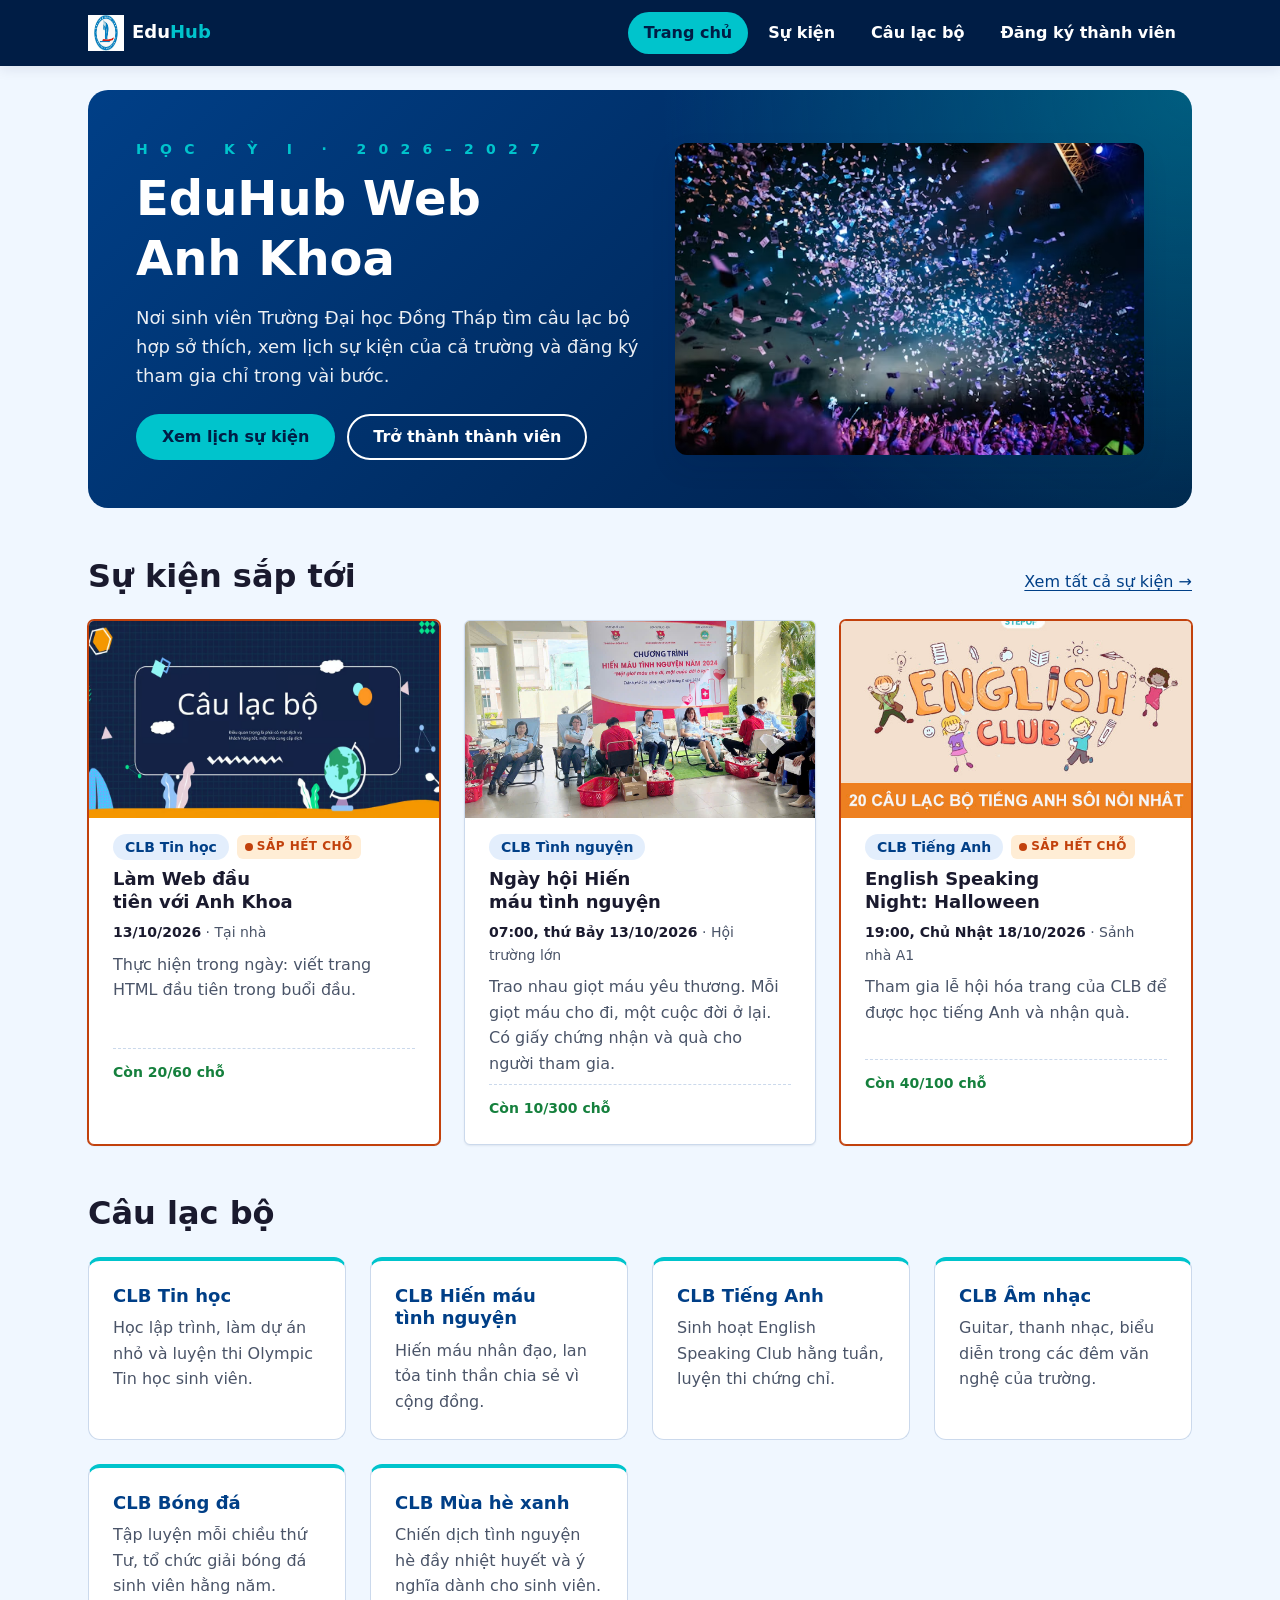
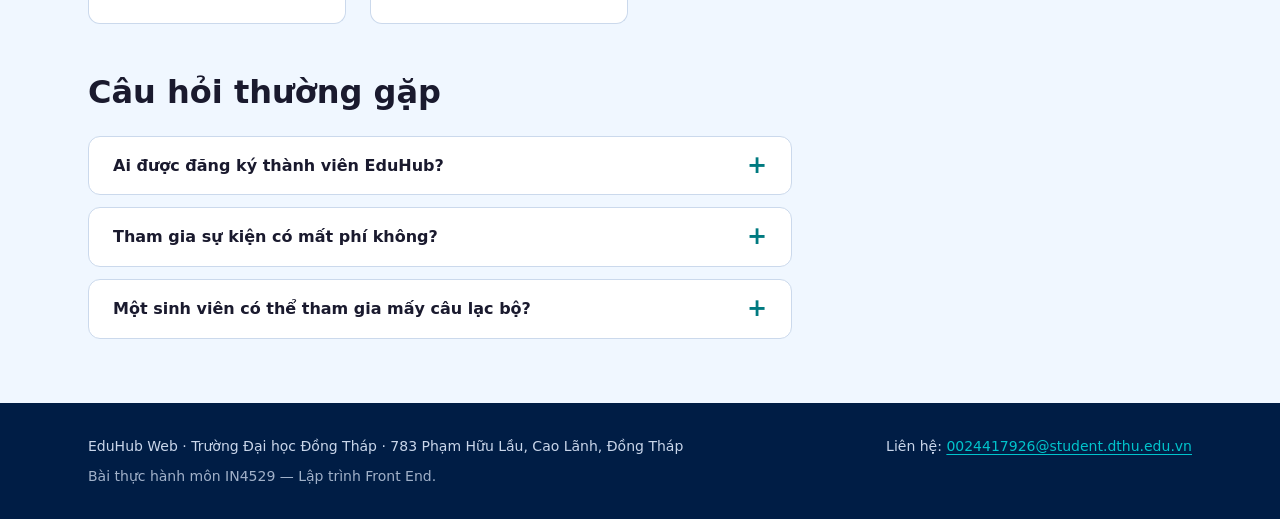
<file: index.html>
<!doctype html>
<html lang="vi">
  <head>
    <meta charset="UTF-8" />
    <meta name="viewport" content="width=device-width, initial-scale=1.0" />
    <title>EduHub Web — Anh Khoa</title>
    <link rel="icon" href="images/logo_Dthu.jpg" />
    <link rel="stylesheet" href="css/main.css" />
  </head>

  <body>
    <a class="skip-link" href="#noi-dung">Bỏ qua và đến nội dung chính</a>
    <header class="site-header">
      <div class="container site-header__inner">
        <a class="brand" href="index.html">
          <img
            class="brand__logo"
            src="images/logo_Dthu.jpg"
            alt="EduHub Logo"
            width="60"
            height="60"
          />
          <span class="brand__name">Edu<span>Hub</span></span>
        </a>

        <nav class="site-nav" aria-label="Điều hướng chính">
          <ul class="site-nav__list">
            <li>
              <a class="site-nav__link" href="index.html" aria-current="page"
                >Trang chủ</a
              >
            </li>
            <li><a class="site-nav__link" href="events.html">Sự kiện</a></li>
            <li><a class="site-nav__link" href="#cau-lac-bo">Câu lạc bộ</a></li>
            <li>
              <a class="site-nav__link" href="register.html"
                >Đăng ký thành viên</a
              >
            </li>
          </ul>
        </nav>
      </div>
    </header>

    <main id="noi-dung">
      <section class="container hero" aria-labelledby="tieu-de-chinh">
        <div>
          <p class="hero__eyebrow">Học kỳ I · 2026–2027</p>
          <h1 id="tieu-de-chinh">EduHub Web Anh Khoa</h1>
          <p class="hero__lead">
            Nơi sinh viên Trường Đại học Đồng Tháp tìm câu lạc bộ hợp sở thích,
            xem lịch sự kiện của cả trường và đăng ký tham gia chỉ trong vài
            bước.
          </p>
          <p class="btn-row">
            <a class="btn btn--accent" href="events.html">Xem lịch sự kiện</a>
            <a class="btn btn--ghost" href="register.html"
              >Trở thành thành viên</a
            >
          </p>
        </div>
        <img
          class="hero__media"
          src="images/su_kien.avif"
          alt="Minh hoạ sự kiện sinh viên"
          width="1200"
          height="500"
        />
      </section>

      <section class="container section" aria-labelledby="su-kien-sap-toi ">
        <div class="section__head">
          <h2 id="su-kien-sap-toi">Sự kiện sắp tới</h2>
          <a href="events.html">Xem tất cả sự kiện → </a>
        </div>
        <div class="card-grid">
          <article class="card event-card">
            <img
              class="card__media"
              src="images/clb_tin_hoc.avif"
              alt="CLB Tin học"
              loading="lazy"
            />
            <div class="card__body">
              <p class="card__meta">
                <span class="tag">CLB Tin học</span>
                <span class="badge badge--hot">Sắp hết chỗ</span>
              </p>
              <h3 class="card__title">
                <a href="event-detail.html">Làm Web đầu tiên với Anh Khoa</a>
              </h3>
              <p class="event-card__info">
                <time datetime="2026-10-13T13:00">13/10/2026</time> · Tại nhà
              </p>
              <p class="card__text">
                Thực hiện trong ngày: viết trang HTML đầu tiên trong buổi đầu.
              </p>
              <p class="event-card__seats">Còn 20/60 chỗ</p>
            </div>
          </article>

          <article class="card event-card">
            <img
              class="card__media"
              src="images/hien_mau.jpg"
              alt="CLB Hiến máu tình nguyện"
              loading="lazy"
            />
            <div class="card__body">
              <p class="card__meta">
                <span class="tag">CLB Tình nguyện</span>
              </p>
              <h3 class="card__title">
                <a href="event-detail.html">Ngày hội Hiến máu tình nguyện</a>
              </h3>
              <p class="event-card__info">
                <time datetime="2026-10-13T07:00"
                  >07:00, thứ Bảy 13/10/2026</time
                >
                · Hội trường lớn
              </p>
              <p class="card__text">
                Trao nhau giọt máu yêu thương. Mỗi giọt máu cho đi, một cuộc đời
                ở lại. Có giấy chứng nhận và quà cho người tham gia.
              </p>
              <p class="event-card__seats">Còn 10/300 chỗ</p>
            </div>
          </article>

          <article class="card event-card">
            <img
              class="card__media"
              src="images/clb_tieng_anh.jpg"
              alt="CLB Tiếng Anh"
              loading="lazy"
            />
            <div class="card__body">
              <p class="card__meta">
                <span class="tag">CLB Tiếng Anh</span>
                <span class="badge badge--hot">Sắp hết chỗ</span>
              </p>
              <h3 class="card__title">
                <a href="event-detail.html"
                  >English Speaking Night: Halloween</a
                >
              </h3>
              <p class="event-card__info">
                <time datetime="2026-10-18T19:00"
                  >19:00, Chủ Nhật 18/10/2026</time
                >
                · Sảnh nhà A1
              </p>
              <p class="card__text">
                Tham gia lễ hội hóa trang của CLB để được học tiếng Anh và nhận
                quà.
              </p>
              <p class="event-card__seats">Còn 40/100 chỗ</p>
            </div>
          </article>
        </div>
      </section>

      <section
        id="cau-lac-bo"
        class="container section"
        aria-labelledby="tieu-de-clb"
      >
        <div class="section__head">
          <h2 id="tieu-de-clb">Câu lạc bộ</h2>
        </div>
        <ul class="card-grid">
          <li class="club-card">
            <h3>CLB Tin học</h3>
            <p>
              Học lập trình, làm dự án nhỏ và luyện thi Olympic Tin học sinh
              viên.
            </p>
          </li>
          <li class="club-card">
            <h3>CLB Hiến máu tình nguyện</h3>
            <p>Hiến máu nhân đạo, lan tỏa tinh thần chia sẻ vì cộng đồng.</p>
          </li>
          <li class="club-card">
            <h3>CLB Tiếng Anh</h3>
            <p>
              Sinh hoạt English Speaking Club hằng tuần, luyện thi chứng chỉ.
            </p>
          </li>
          <li class="club-card">
            <h3>CLB Âm nhạc</h3>
            <p>
              Guitar, thanh nhạc, biểu diễn trong các đêm văn nghệ của trường.
            </p>
          </li>
          <li class="club-card">
            <h3>CLB Bóng đá</h3>
            <p>
              Tập luyện mỗi chiều thứ Tư, tổ chức giải bóng đá sinh viên hằng
              năm.
            </p>
          </li>
          <li class="club-card">
            <h3>CLB Mùa hè xanh</h3>
            <p>
              Chiến dịch tình nguyện hè đầy nhiệt huyết và ý nghĩa dành cho sinh
              viên.
            </p>
          </li>
        </ul>
      </section>

      <section class="container section" aria-labelledby="hoi-dap">
        <div class="section__head">
          <h2 id="hoi-dap">Câu hỏi thường gặp</h2>
        </div>

        <div class="faq">
          <details class="faq__item">
            <summary>Ai được đăng ký thành viên EduHub?</summary>
            <p>
              Tất cả sinh viên đang theo học tại Trường Đại học Đồng Tháp, chỉ
              cần mã số sinh viên và email.
            </p>
          </details>

          <details class="faq__item">
            <summary>Tham gia sự kiện có mất phí không?</summary>
            <p>
              Phần lớn sự kiện đều miễn phí. Sự kiện có tính phí sẽ được thông
              báo rõ ràng trong trang chi tiết.
            </p>
          </details>

          <details class="faq__item">
            <summary>Một sinh viên có thể tham gia mấy câu lạc bộ?</summary>
            <p>
              Không giới hạn số lượng CLB, tuy nhiên bạn nên chọn 1 đến 2 CLB để
              có thể sắp xếp thời gian sinh hoạt đều đặn.
            </p>
          </details>
        </div>
      </section>
    </main>

    <footer class="site-footer">
      <div class="container site-footer__inner">
        <p>
          EduHub Web · Trường Đại học Đồng Tháp · 783 Phạm Hữu Lầu, Cao Lãnh,
          Đồng Tháp
        </p>
        <p>
          Liên hệ:
          <a href="mailto:0024417926@student.dthu.edu.vn"
            >0024417926@student.dthu.edu.vn</a
          >
        </p>
        <p><small>Bài thực hành môn IN4529 — Lập trình Front End.</small></p>
      </div>
    </footer>
  </body>
</html>
</file>
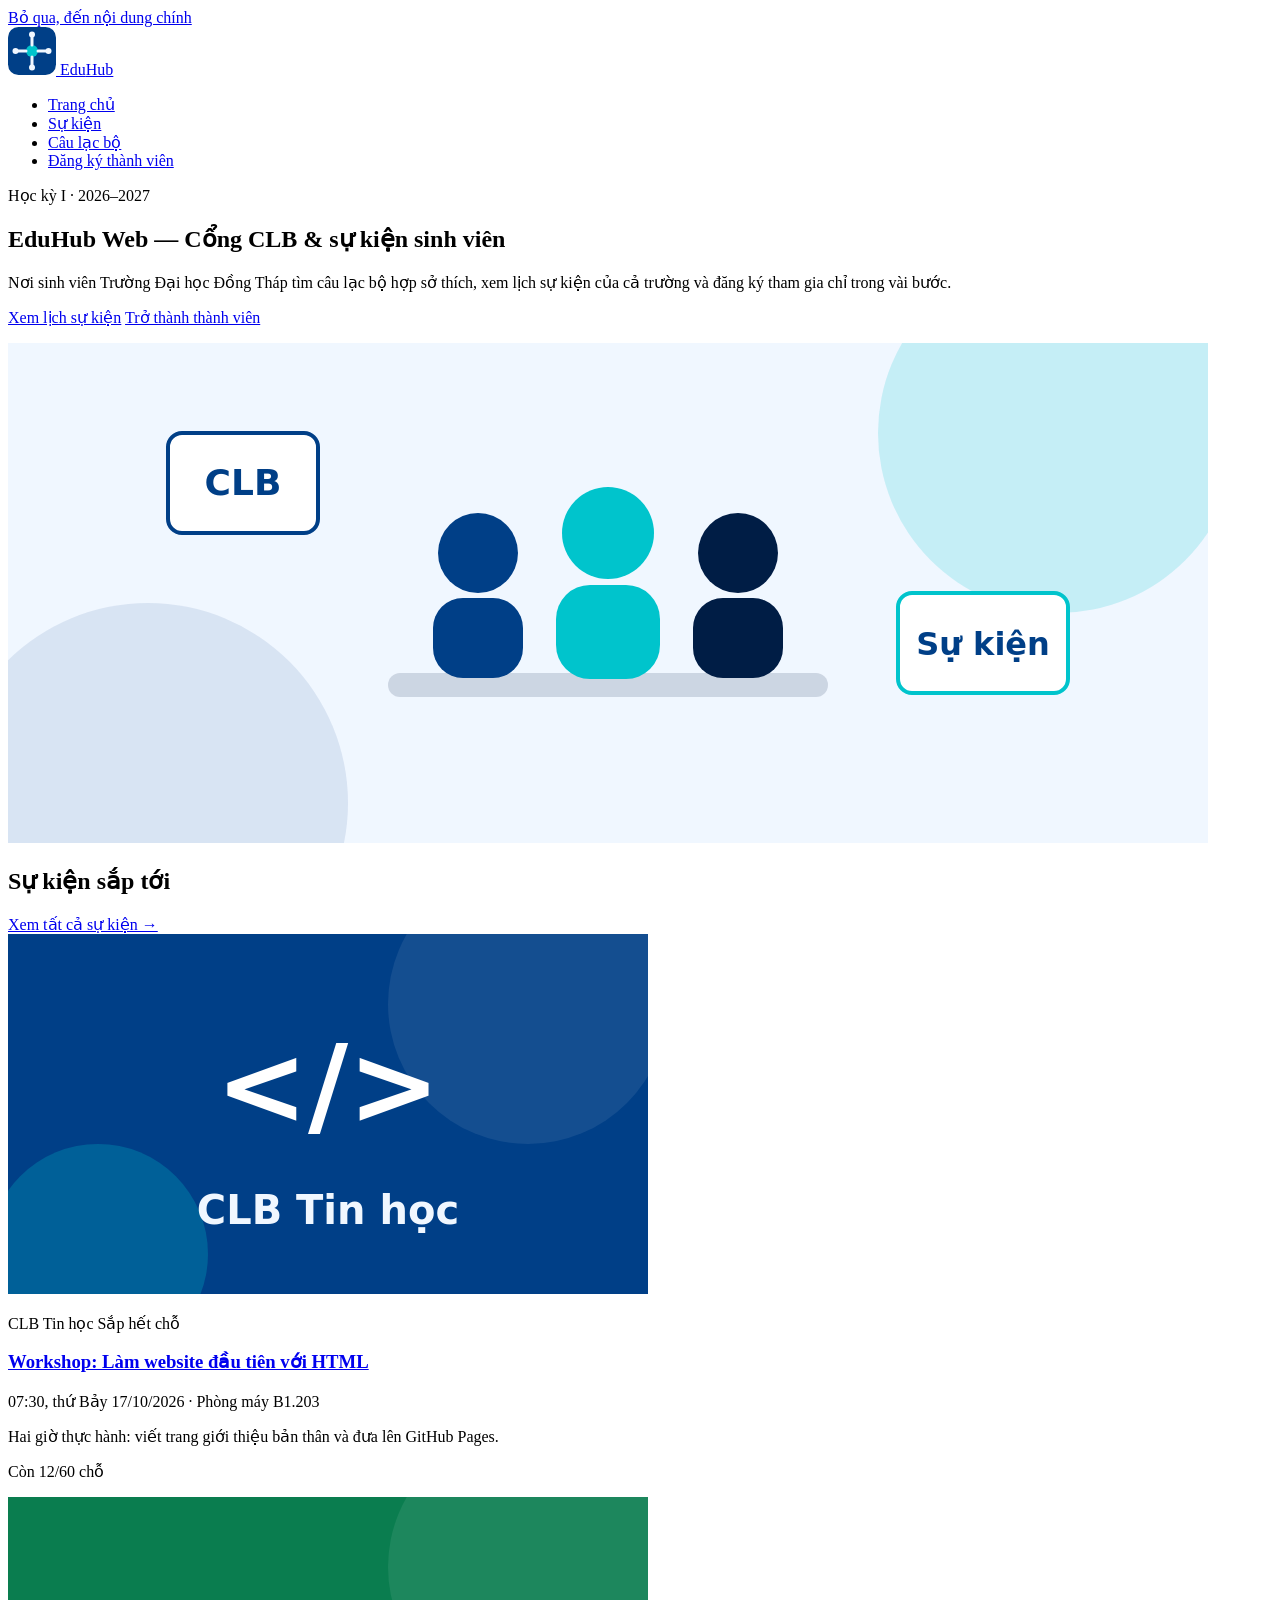
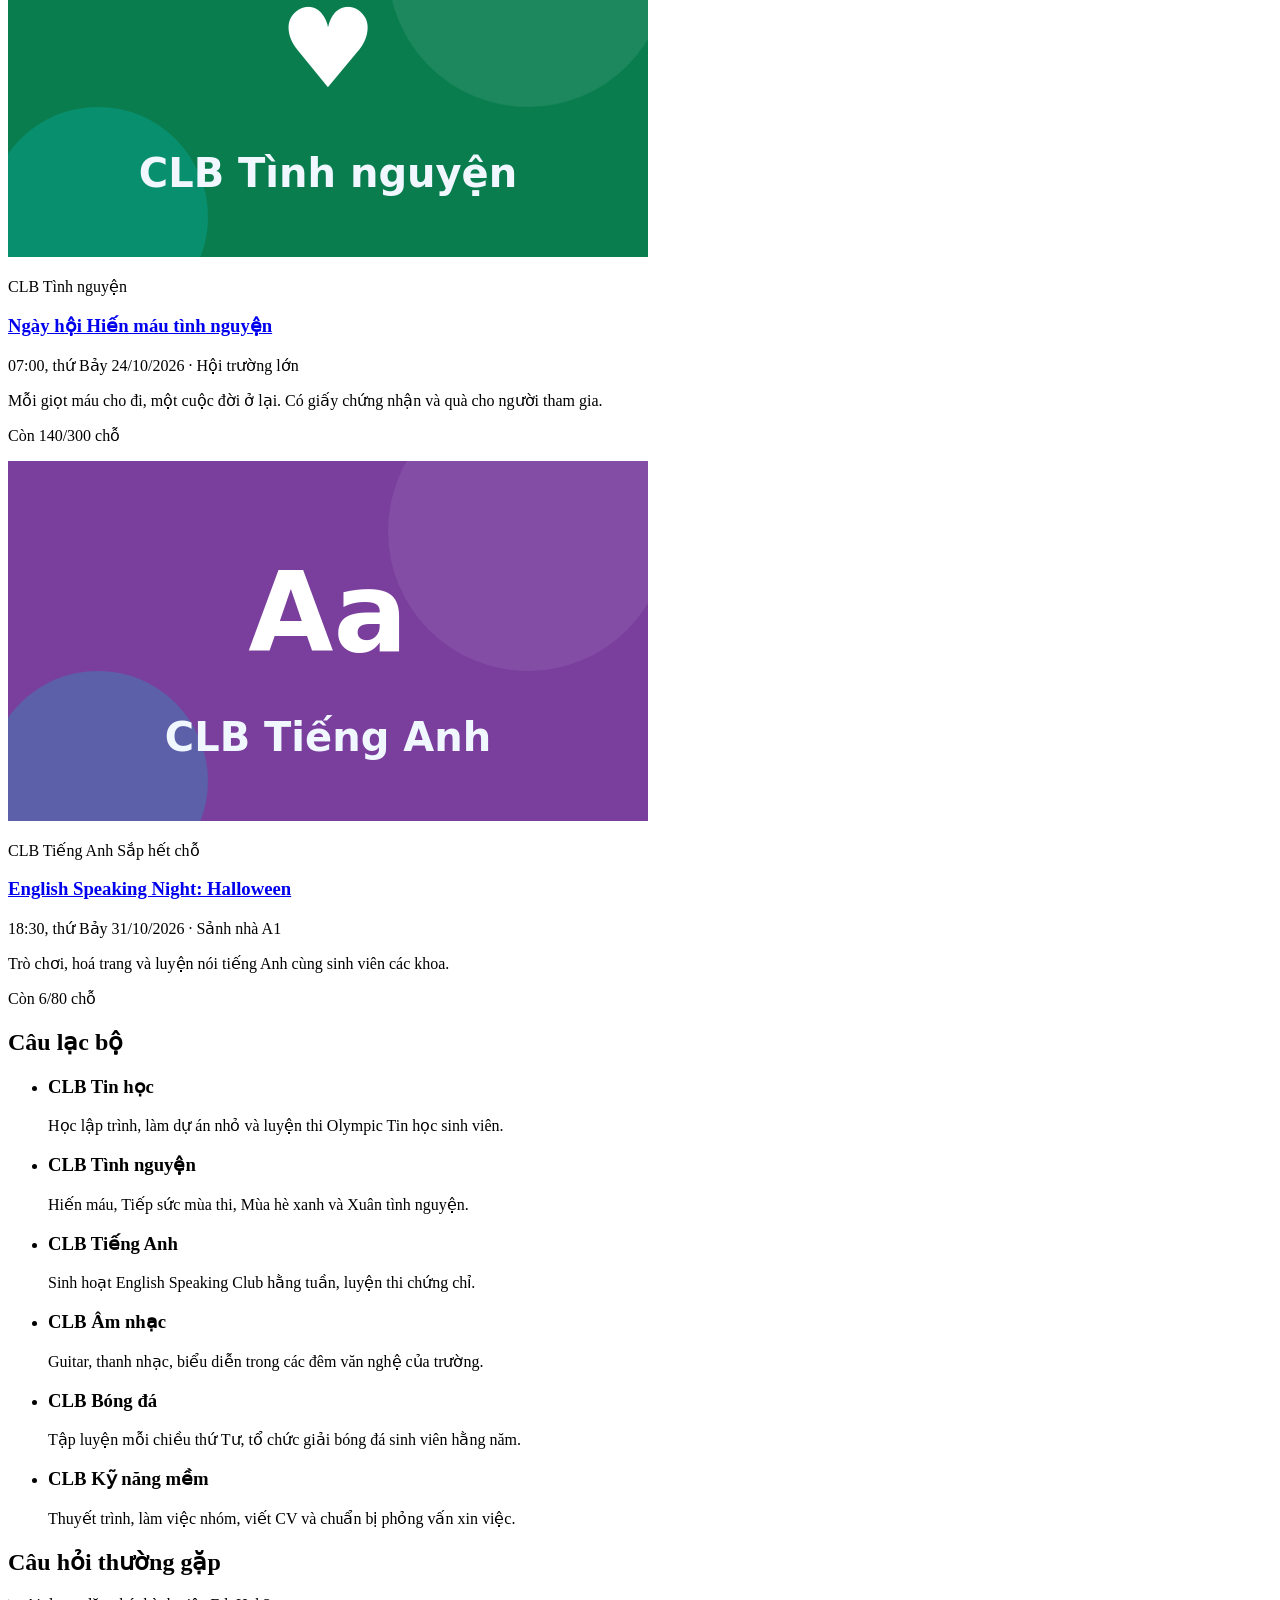
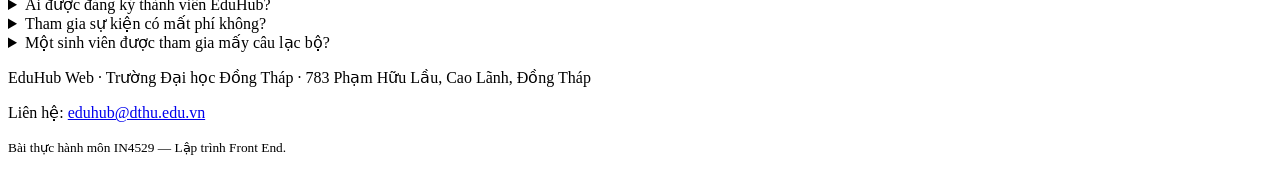
<file: starter/index.html>
<!DOCTYPE html>
<html lang="vi">
  <head>
    <meta charset="utf-8">
    <meta name="viewport" content="width=device-width, initial-scale=1">
    <title>EduHub Web — CLB &amp; sự kiện sinh viên ĐH Đồng Tháp</title>
    <meta name="description" content="Cổng thông tin câu lạc bộ và sự kiện dành cho sinh viên Trường Đại học Đồng Tháp: xem lịch sự kiện, tìm CLB phù hợp và đăng ký thành viên.">
    <!-- Open Graph: thay "ten-tai-khoan" bằng tên tài khoản GitHub sau khi bật GitHub Pages -->
    <meta property="og:type" content="website">
    <meta property="og:site_name" content="EduHub Web">
    <meta property="og:title" content="EduHub Web — CLB &amp; sự kiện sinh viên ĐH Đồng Tháp">
    <meta property="og:description" content="Xem lịch sự kiện, tìm câu lạc bộ phù hợp và đăng ký thành viên.">
    <meta property="og:url" content="https://ten-tai-khoan.github.io/eduhub-web/">
    <meta property="og:image" content="https://ten-tai-khoan.github.io/eduhub-web/assets/og-image.png">
    <meta property="og:locale" content="vi_VN">
    <meta name="theme-color" content="#001D45">
    <link rel="icon" href="assets/logo.svg" type="image/svg+xml">
    <!-- Ch02: một tệp CSS duy nhất, main.css tự @import các lớp còn lại -->
    <link rel="stylesheet" href="css/main.css">
  </head>
  <body>
    <a class="skip-link" href="#noi-dung">Bỏ qua, đến nội dung chính</a>

    <header class="site-header">
      <div class="container site-header__inner">
        <a class="brand" href="index.html">
          <img class="brand__logo" src="assets/logo.svg" alt="" width="48" height="48">
          <span class="brand__name">Edu<span>Hub</span></span>
        </a>
        <nav class="site-nav" aria-label="Điều hướng chính">
          <ul class="site-nav__list">
          <li><a class="site-nav__link" href="index.html" aria-current="page">Trang chủ</a></li>
          <li><a class="site-nav__link" href="events.html">Sự kiện</a></li>
          <li><a class="site-nav__link" href="index.html#cau-lac-bo">Câu lạc bộ</a></li>
          <li><a class="site-nav__link" href="register.html">Đăng ký thành viên</a></li>
          </ul>
        </nav>
      </div>
    </header>

    <main id="noi-dung">
      <section class="container hero" aria-labelledby="tieu-de-chinh">
        <div>
          <p class="hero__eyebrow">Học kỳ I · 2026–2027</p>
          <h1 id="tieu-de-chinh">EduHub Web — Cổng CLB &amp; sự kiện sinh viên</h1>
          <p class="hero__lead">
            Nơi sinh viên Trường Đại học Đồng Tháp tìm câu lạc bộ hợp sở thích,
            xem lịch sự kiện của cả trường và đăng ký tham gia chỉ trong vài bước.
          </p>
          <p class="btn-row">
            <a class="btn btn--accent" href="events.html">Xem lịch sự kiện</a>
            <a class="btn btn--ghost" href="register.html">Trở thành thành viên</a>
          </p>
        </div>
        <img class="hero__media" src="assets/hero.svg" alt="Minh hoạ ba sinh viên đứng cạnh bảng CLB và bảng Sự kiện" width="1200" height="500">
      </section>

      <section class="container section" aria-labelledby="su-kien-sap-toi">
        <div class="section__head">
          <h2 id="su-kien-sap-toi">Sự kiện sắp tới</h2>
          <a href="events.html">Xem tất cả sự kiện →</a>
        </div>
        <div class="card-grid">
        <article class="card event-card">
          <img class="card__media" src="assets/club-tin-hoc.svg" alt="Biểu tượng CLB Tin học" width="640" height="360" loading="lazy">
          <div class="card__body">
            <p class="card__meta"><span class="tag">CLB Tin học</span> <span class="badge badge--hot">Sắp hết chỗ</span></p>
            <h3 class="card__title"><a href="event-detail.html">Workshop: Làm website đầu tiên với HTML</a></h3>
            <p class="event-card__info"><time datetime="2026-10-17T07:30+07:00">07:30, thứ Bảy 17/10/2026</time> · Phòng máy B1.203</p>
            <p class="card__text">Hai giờ thực hành: viết trang giới thiệu bản thân và đưa lên GitHub Pages.</p>
            <p class="event-card__seats">Còn 12/60 chỗ</p>
          </div>
        </article>

        <article class="card event-card">
          <img class="card__media" src="assets/club-tinh-nguyen.svg" alt="Biểu tượng CLB Tình nguyện" width="640" height="360" loading="lazy">
          <div class="card__body">
            <p class="card__meta"><span class="tag">CLB Tình nguyện</span></p>
            <h3 class="card__title"><a href="events.html">Ngày hội Hiến máu tình nguyện</a></h3>
            <p class="event-card__info"><time datetime="2026-10-24T07:00+07:00">07:00, thứ Bảy 24/10/2026</time> · Hội trường lớn</p>
            <p class="card__text">Mỗi giọt máu cho đi, một cuộc đời ở lại. Có giấy chứng nhận và quà cho người tham gia.</p>
            <p class="event-card__seats">Còn 140/300 chỗ</p>
          </div>
        </article>

        <article class="card event-card">
          <img class="card__media" src="assets/club-tieng-anh.svg" alt="Biểu tượng CLB Tiếng Anh" width="640" height="360" loading="lazy">
          <div class="card__body">
            <p class="card__meta"><span class="tag">CLB Tiếng Anh</span> <span class="badge badge--hot">Sắp hết chỗ</span></p>
            <h3 class="card__title"><a href="events.html">English Speaking Night: Halloween</a></h3>
            <p class="event-card__info"><time datetime="2026-10-31T18:30+07:00">18:30, thứ Bảy 31/10/2026</time> · Sảnh nhà A1</p>
            <p class="card__text">Trò chơi, hoá trang và luyện nói tiếng Anh cùng sinh viên các khoa.</p>
            <p class="event-card__seats">Còn 6/80 chỗ</p>
          </div>
        </article>
        </div>
      </section>

      <section id="cau-lac-bo" class="container section" aria-labelledby="tieu-de-clb">
        <div class="section__head">
          <h2 id="tieu-de-clb">Câu lạc bộ</h2>
        </div>
        <ul class="card-grid">
          <li class="club-card">
            <h3>CLB Tin học</h3>
            <p>Học lập trình, làm dự án nhỏ và luyện thi Olympic Tin học sinh viên.</p>
          </li>
          <li class="club-card">
            <h3>CLB Tình nguyện</h3>
            <p>Hiến máu, Tiếp sức mùa thi, Mùa hè xanh và Xuân tình nguyện.</p>
          </li>
          <li class="club-card">
            <h3>CLB Tiếng Anh</h3>
            <p>Sinh hoạt English Speaking Club hằng tuần, luyện thi chứng chỉ.</p>
          </li>
          <li class="club-card">
            <h3>CLB Âm nhạc</h3>
            <p>Guitar, thanh nhạc, biểu diễn trong các đêm văn nghệ của trường.</p>
          </li>
          <li class="club-card">
            <h3>CLB Bóng đá</h3>
            <p>Tập luyện mỗi chiều thứ Tư, tổ chức giải bóng đá sinh viên hằng năm.</p>
          </li>
          <li class="club-card">
            <h3>CLB Kỹ năng mềm</h3>
            <p>Thuyết trình, làm việc nhóm, viết CV và chuẩn bị phỏng vấn xin việc.</p>
          </li>
        </ul>
      </section>

      <section class="container section" aria-labelledby="hoi-dap">
        <div class="section__head">
          <h2 id="hoi-dap">Câu hỏi thường gặp</h2>
        </div>
        <div class="faq">
          <details class="faq__item">
            <summary>Ai được đăng ký thành viên EduHub?</summary>
            <p>Tất cả sinh viên đang học tại Trường Đại học Đồng Tháp, chỉ cần mã số sinh viên và email.</p>
          </details>
          <details class="faq__item">
            <summary>Tham gia sự kiện có mất phí không?</summary>
            <p>Phần lớn sự kiện miễn phí. Sự kiện có phí sẽ ghi rõ ở trang chi tiết.</p>
          </details>
          <details class="faq__item">
            <summary>Một sinh viên được tham gia mấy câu lạc bộ?</summary>
            <p>Không giới hạn, nhưng nên chọn tối đa hai CLB để có thời gian sinh hoạt đều đặn.</p>
          </details>
        </div>
      </section>
    </main>

    <footer class="site-footer">
      <div class="container site-footer__inner">
        <p>EduHub Web · Trường Đại học Đồng Tháp · 783 Phạm Hữu Lầu, Cao Lãnh, Đồng Tháp</p>
        <p>Liên hệ: <a href="mailto:eduhub@dthu.edu.vn">eduhub@dthu.edu.vn</a></p>
        <p><small>Bài thực hành môn IN4529 — Lập trình Front End.</small></p>
      </div>
    </footer>
  </body>
</html>
</file>
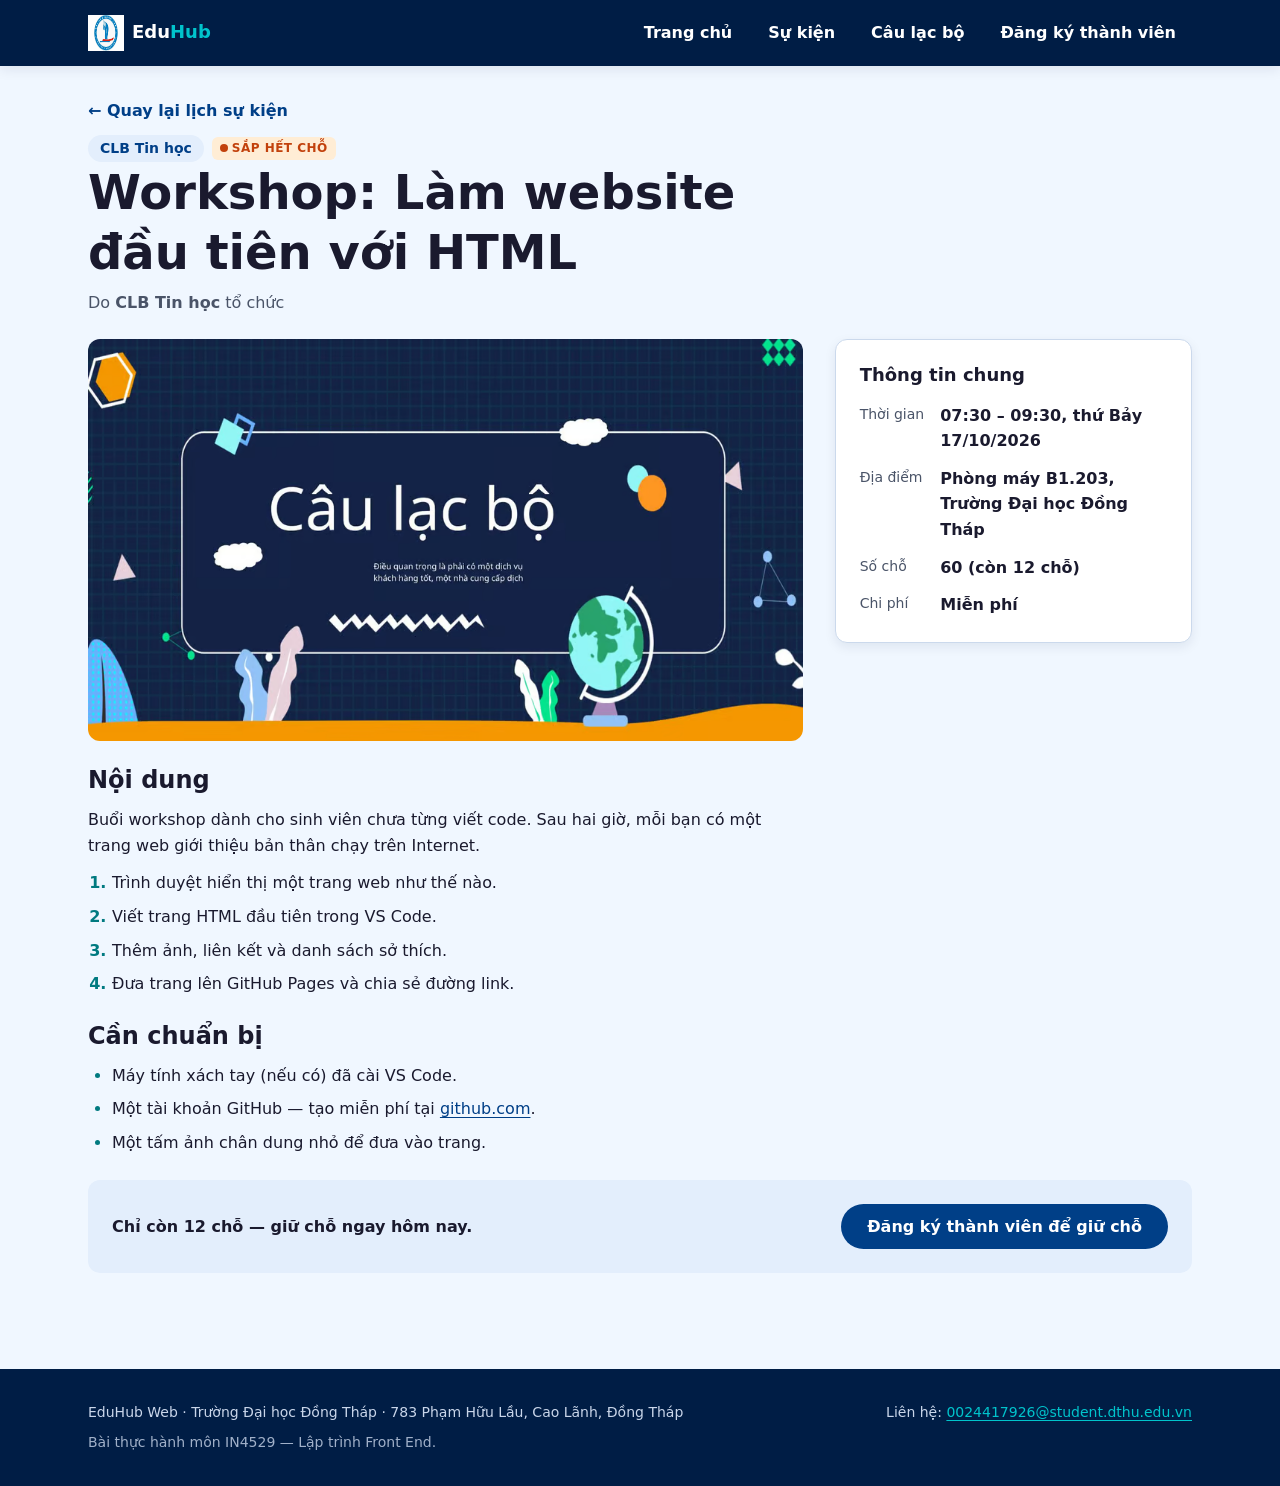
<file: event-detail.html>
<!doctype html>
<html lang="vi">
  <head>
    <meta charset="UTF-8" />
    <meta name="viewport" content="width=device-width, initial-scale=1.0" />
    <title>Workshop: Làm website đầu tiên với HTML · EduHub Web</title>
    <link rel="icon" href="images/logo_Dthu.jpg" />
    <link rel="stylesheet" href="css/main.css" />
  </head>

  <body>
    <a class="skip-link" href="#noi-dung">Bỏ qua, đến nội dung chính</a>

    <header class="site-header">
      <div class="container site-header__inner">
        <a class="brand" href="index.html">
          <img
            class="brand__logo"
            src="images/logo_Dthu.jpg"
            alt="EduHub Logo"
            width="60"
            height="60"
          />
          <span class="brand__name">Edu<span>Hub</span></span>
        </a>

        <nav class="site-nav" aria-label="Điều hướng chính">
          <ul class="site-nav__list">
            <li><a class="site-nav__link" href="index.html">Trang chủ</a></li>
            <li><a class="site-nav__link" href="events.html">Sự kiện</a></li>
            <li>
              <a class="site-nav__link" href="index.html#cau-lac-bo"
                >Câu lạc bộ</a
              >
            </li>
            <li>
              <a class="site-nav__link" href="register.html"
                >Đăng ký thành viên</a
              >
            </li>
          </ul>
        </nav>
      </div>
    </header>

    <main id="noi-dung" class="container page">
      <article class="detail">
        <header class="detail__head">
          <a class="back-link" href="events.html">← Quay lại lịch sự kiện</a>
          <p class="card__meta">
            <span class="tag">CLB Tin học</span>
            <span class="badge badge--hot">Sắp hết chỗ</span>
          </p>
          <h1>Workshop: Làm website đầu tiên với HTML</h1>
          <p class="detail__organizer">
            Do <strong>CLB Tin học</strong> tổ chức
          </p>
        </header>

        <img
          class="detail__media"
          src="images/clb_tin_hoc.avif"
          alt="Biểu tượng CLB Tin học"
          width="640"
          height="360"
        />

        <section class="detail__info info-card" aria-labelledby="thong-tin">
          <h2 id="thong-tin">Thông tin chung</h2>
          <dl>
            <dt>Thời gian</dt>
            <dd>
              <time datetime="2026-10-17T07:30+07:00"
                >07:30 – 09:30, thứ Bảy 17/10/2026</time
              >
            </dd>
            <dt>Địa điểm</dt>
            <dd>Phòng máy B1.203, Trường Đại học Đồng Tháp</dd>
            <dt>Số chỗ</dt>
            <dd>60 (còn 12 chỗ)</dd>
            <dt>Chi phí</dt>
            <dd>Miễn phí</dd>
          </dl>
        </section>

        <section
          class="detail__content prose"
          aria-labelledby="noi-dung-workshop"
        >
          <h2 id="noi-dung-workshop">Nội dung</h2>
          <p>
            Buổi workshop dành cho sinh viên chưa từng viết code. Sau hai giờ,
            mỗi bạn có một trang web giới thiệu bản thân chạy trên Internet.
          </p>
          <ol>
            <li>Trình duyệt hiển thị một trang web như thế nào.</li>
            <li>Viết trang HTML đầu tiên trong VS Code.</li>
            <li>Thêm ảnh, liên kết và danh sách sở thích.</li>
            <li>Đưa trang lên GitHub Pages và chia sẻ đường link.</li>
          </ol>
        </section>

        <section class="detail__prep prose" aria-labelledby="chuan-bi">
          <h2 id="chuan-bi">Cần chuẩn bị</h2>
          <ul>
            <li>Máy tính xách tay (nếu có) đã cài VS Code.</li>
            <li>
              Một tài khoản GitHub — tạo miễn phí tại
              <a href="https://github.com/signup" target="_blank" rel="noopener"
                >github.com</a
              >.
            </li>
            <li>Một tấm ảnh chân dung nhỏ để đưa vào trang.</li>
          </ul>
        </section>

        <footer class="detail__foot cta">
          <p>Chỉ còn 12 chỗ — giữ chỗ ngay hôm nay.</p>
          <a class="btn btn--primary" href="register.html"
            >Đăng ký thành viên để giữ chỗ</a
          >
        </footer>
      </article>
    </main>

    <footer class="site-footer">
      <div class="container site-footer__inner">
        <p>
          EduHub Web · Trường Đại học Đồng Tháp · 783 Phạm Hữu Lầu, Cao Lãnh,
          Đồng Tháp
        </p>
        <p>
          Liên hệ:
          <a href="mailto:0024417926@student.dthu.edu.vn"
            >0024417926@student.dthu.edu.vn</a
          >
        </p>
        <p><small>Bài thực hành môn IN4529 — Lập trình Front End.</small></p>
      </div>
    </footer>
  </body>
</html>
</file>
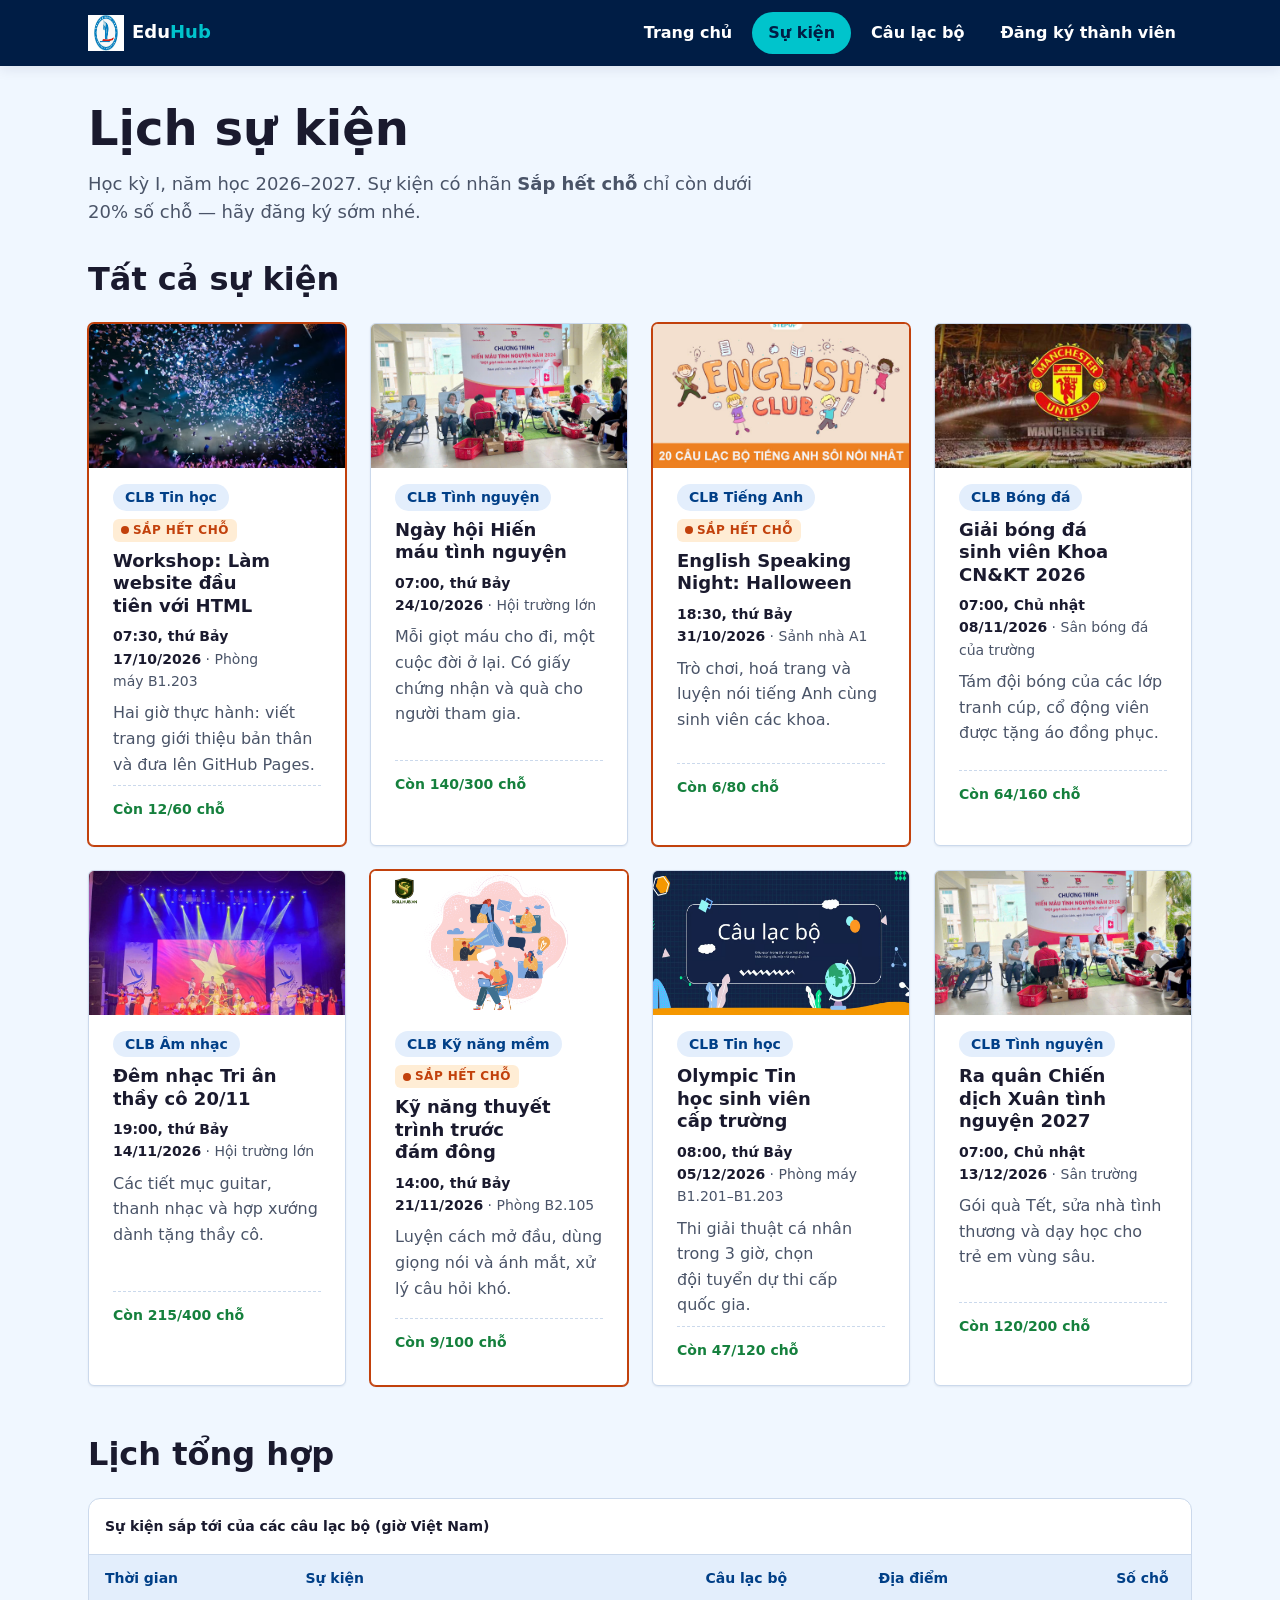
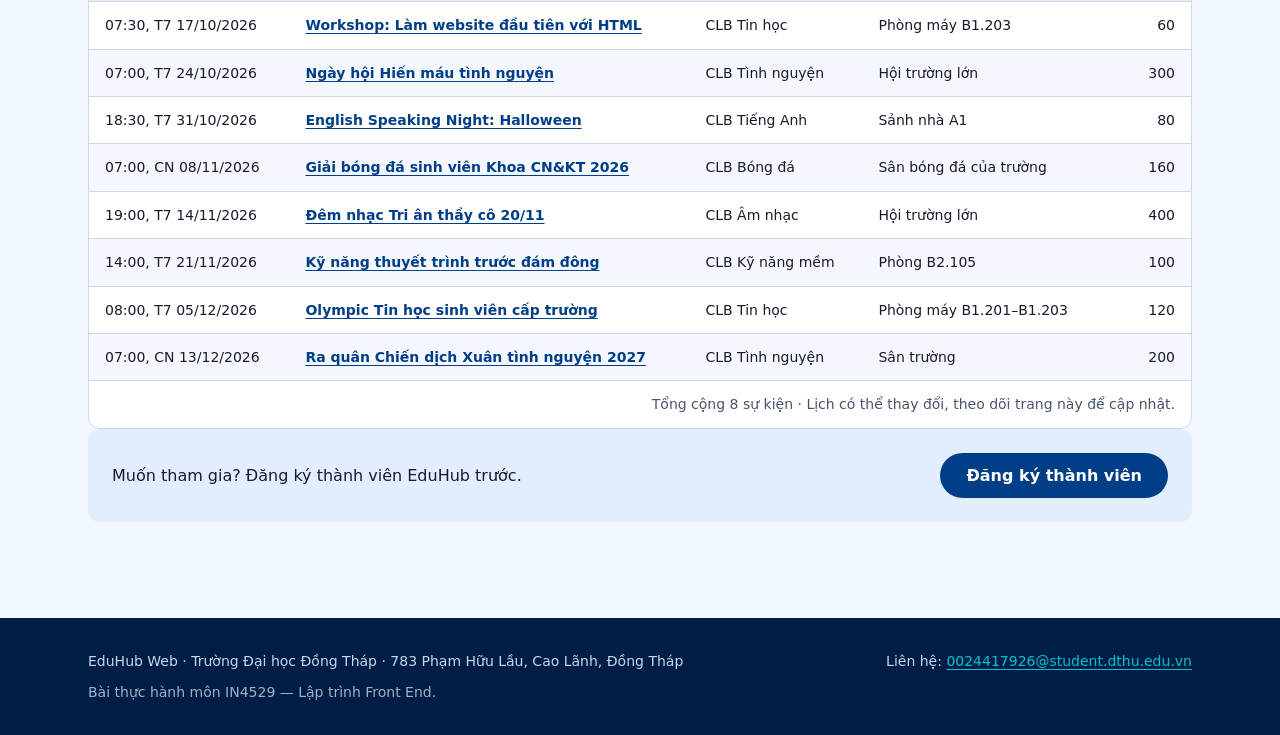
<file: events.html>
<!doctype html>
<html lang="vi">
  <head>
    <meta charset="UTF-8" />
    <meta name="viewport" content="width=device-width, initial-scale=1.0" />
    <title>Lịch sự kiện · EduHub Web</title>
    <link rel="icon" href="images/logo_Dthu.jpg" />
    <link rel="stylesheet" href="css/main.css" />
  </head>

  <body>
    <a class="skip-link" href="#noi-dung">Bỏ qua, đến nội dung chính</a>

    <header class="site-header">
      <div class="container site-header__inner">
        <a class="brand" href="index.html">
          <img
            class="brand__logo"
            src="images/logo_Dthu.jpg"
            alt="EduHub Logo"
            width="60"
            height="60"
          />
          <span class="brand__name">Edu<span>Hub</span></span>
        </a>

        <nav class="site-nav" aria-label="Điều hướng chính">
          <ul class="site-nav__list">
            <li><a class="site-nav__link" href="index.html">Trang chủ</a></li>
            <li>
              <a class="site-nav__link" href="events.html" aria-current="page"
                >Sự kiện</a
              >
            </li>
            <li>
              <a class="site-nav__link" href="index.html#cau-lac-bo"
                >Câu lạc bộ</a
              >
            </li>
            <li>
              <a class="site-nav__link" href="register.html"
                >Đăng ký thành viên</a
              >
            </li>
          </ul>
        </nav>
      </div>
    </header>

    <main id="noi-dung" class="container page">
      <h1>Lịch sự kiện</h1>
      <p class="page__intro">
        Học kỳ I, năm học 2026–2027. Sự kiện có nhãn
        <strong>Sắp hết chỗ</strong> chỉ còn dưới 20% số chỗ — hãy đăng ký sớm
        nhé.
      </p>

      <section aria-labelledby="danh-sach">
        <h2 id="danh-sach" class="section__head">Tất cả sự kiện</h2>

        <div class="card-grid">
          <article class="card event-card">
            <img
              class="card__media"
              src="images/su_kien.avif"
              alt="CLB Tin học"
              width="640"
              height="360"
              loading="lazy"
            />
            <div class="card__body">
              <p class="card__meta">
                <span class="tag">CLB Tin học</span>
                <span class="badge badge--hot">Sắp hết chỗ</span>
              </p>
              <h3 class="card__title">
                <a href="event-detail.html"
                  >Workshop: Làm website đầu tiên với HTML</a
                >
              </h3>
              <p class="event-card__info">
                <time datetime="2026-10-17T07:30+07:00"
                  >07:30, thứ Bảy 17/10/2026</time
                >
                · Phòng máy B1.203
              </p>
              <p class="card__text">
                Hai giờ thực hành: viết trang giới thiệu bản thân và đưa lên
                GitHub Pages.
              </p>
              <p class="event-card__seats">Còn 12/60 chỗ</p>
            </div>
          </article>

          <article class="card event-card">
            <img
              class="card__media"
              src="images/hien_mau.jpg"
              alt="CLB Tình nguyện"
              width="640"
              height="360"
              loading="lazy"
            />
            <div class="card__body">
              <p class="card__meta">
                <span class="tag">CLB Tình nguyện</span>
              </p>
              <h3 class="card__title">
                <a href="event-detail.html">Ngày hội Hiến máu tình nguyện</a>
              </h3>
              <p class="event-card__info">
                <time datetime="2026-10-24T07:00+07:00"
                  >07:00, thứ Bảy 24/10/2026</time
                >
                · Hội trường lớn
              </p>
              <p class="card__text">
                Mỗi giọt máu cho đi, một cuộc đời ở lại. Có giấy chứng nhận và
                quà cho người tham gia.
              </p>
              <p class="event-card__seats">Còn 140/300 chỗ</p>
            </div>
          </article>

          <article class="card event-card">
            <img
              class="card__media"
              src="images/clb_tieng_anh.jpg"
              alt="CLB Tiếng Anh"
              width="640"
              height="360"
              loading="lazy"
            />
            <div class="card__body">
              <p class="card__meta">
                <span class="tag">CLB Tiếng Anh</span>
                <span class="badge badge--hot">Sắp hết chỗ</span>
              </p>
              <h3 class="card__title">
                <a href="event-detail.html"
                  >English Speaking Night: Halloween</a
                >
              </h3>
              <p class="event-card__info">
                <time datetime="2026-10-31T18:30+07:00"
                  >18:30, thứ Bảy 31/10/2026</time
                >
                · Sảnh nhà A1
              </p>
              <p class="card__text">
                Trò chơi, hoá trang và luyện nói tiếng Anh cùng sinh viên các
                khoa.
              </p>
              <p class="event-card__seats">Còn 6/80 chỗ</p>
            </div>
          </article>

          <article class="card event-card">
            <img
              class="card__media"
              src="images/clb_MU.jpg"
              alt="CLB Bóng đá"
              width="640"
              height="360"
              loading="lazy"
            />
            <div class="card__body">
              <p class="card__meta">
                <span class="tag">CLB Bóng đá</span>
              </p>
              <h3 class="card__title">
                <a href="event-detail.html"
                  >Giải bóng đá sinh viên Khoa CN&amp;KT 2026</a
                >
              </h3>
              <p class="event-card__info">
                <time datetime="2026-11-08T07:00+07:00"
                  >07:00, Chủ nhật 08/11/2026</time
                >
                · Sân bóng đá của trường
              </p>
              <p class="card__text">
                Tám đội bóng của các lớp tranh cúp, cổ động viên được tặng áo
                đồng phục.
              </p>
              <p class="event-card__seats">Còn 64/160 chỗ</p>
            </div>
          </article>

          <article class="card event-card">
            <img
              class="card__media"
              src="images/clb_am_nhac.jpg"
              alt="CLB Âm nhạc"
              width="640"
              height="360"
              loading="lazy"
            />
            <div class="card__body">
              <p class="card__meta">
                <span class="tag">CLB Âm nhạc</span>
              </p>
              <h3 class="card__title">
                <a href="event-detail.html">Đêm nhạc Tri ân thầy cô 20/11</a>
              </h3>
              <p class="event-card__info">
                <time datetime="2026-11-14T19:00+07:00"
                  >19:00, thứ Bảy 14/11/2026</time
                >
                · Hội trường lớn
              </p>
              <p class="card__text">
                Các tiết mục guitar, thanh nhạc và hợp xướng dành tặng thầy cô.
              </p>
              <p class="event-card__seats">Còn 215/400 chỗ</p>
            </div>
          </article>

          <article class="card event-card">
            <img
              class="card__media"
              src="images/clb_ky_nang_mem.png"
              alt="CLB Kỹ năng mềm"
              width="640"
              height="360"
              loading="lazy"
            />
            <div class="card__body">
              <p class="card__meta">
                <span class="tag">CLB Kỹ năng mềm</span>
                <span class="badge badge--hot">Sắp hết chỗ</span>
              </p>
              <h3 class="card__title">
                <a href="event-detail.html"
                  >Kỹ năng thuyết trình trước đám đông</a
                >
              </h3>
              <p class="event-card__info">
                <time datetime="2026-11-21T14:00+07:00"
                  >14:00, thứ Bảy 21/11/2026</time
                >
                · Phòng B2.105
              </p>
              <p class="card__text">
                Luyện cách mở đầu, dùng giọng nói và ánh mắt, xử lý câu hỏi khó.
              </p>
              <p class="event-card__seats">Còn 9/100 chỗ</p>
            </div>
          </article>

          <article class="card event-card">
            <img
              class="card__media"
              src="images/clb_tin_hoc.avif"
              alt="CLB Tin học"
              width="640"
              height="360"
              loading="lazy"
            />
            <div class="card__body">
              <p class="card__meta">
                <span class="tag">CLB Tin học</span>
              </p>
              <h3 class="card__title">
                <a href="event-detail.html"
                  >Olympic Tin học sinh viên cấp trường</a
                >
              </h3>
              <p class="event-card__info">
                <time datetime="2026-12-05T08:00+07:00"
                  >08:00, thứ Bảy 05/12/2026</time
                >
                · Phòng máy B1.201–B1.203
              </p>
              <p class="card__text">
                Thi giải thuật cá nhân trong 3 giờ, chọn đội tuyển dự thi cấp
                quốc gia.
              </p>
              <p class="event-card__seats">Còn 47/120 chỗ</p>
            </div>
          </article>

          <article class="card event-card">
            <img
              class="card__media"
              src="images/hien_mau.jpg"
              alt="CLB Tình nguyện"
              width="640"
              height="360"
              loading="lazy"
            />
            <div class="card__body">
              <p class="card__meta">
                <span class="tag">CLB Tình nguyện</span>
              </p>
              <h3 class="card__title">
                <a href="event-detail.html"
                  >Ra quân Chiến dịch Xuân tình nguyện 2027</a
                >
              </h3>
              <p class="event-card__info">
                <time datetime="2026-12-13T07:00+07:00"
                  >07:00, Chủ nhật 13/12/2026</time
                >
                · Sân trường
              </p>
              <p class="card__text">
                Gói quà Tết, sửa nhà tình thương và dạy học cho trẻ em vùng sâu.
              </p>
              <p class="event-card__seats">Còn 120/200 chỗ</p>
            </div>
          </article>
        </div>
      </section>

      <section class="section" aria-labelledby="lich-tong-hop">
        <h2 id="lich-tong-hop" class="section__head">Lịch tổng hợp</h2>

        <div class="table-wrap" tabindex="0">
          <table class="table">
            <caption>
              Sự kiện sắp tới của các câu lạc bộ (giờ Việt Nam)
            </caption>
            <thead>
              <tr>
                <th scope="col">Thời gian</th>
                <th scope="col">Sự kiện</th>
                <th scope="col">Câu lạc bộ</th>
                <th scope="col">Địa điểm</th>
                <th scope="col">Số chỗ</th>
              </tr>
            </thead>
            <tbody>
              <tr>
                <td>
                  <time datetime="2026-10-17T07:30+07:00"
                    >07:30, T7 17/10/2026</time
                  >
                </td>
                <th scope="row">
                  <a href="event-detail.html"
                    >Workshop: Làm website đầu tiên với HTML</a
                  >
                </th>
                <td>CLB Tin học</td>
                <td>Phòng máy B1.203</td>
                <td>60</td>
              </tr>
              <tr>
                <td>
                  <time datetime="2026-10-24T07:00+07:00"
                    >07:00, T7 24/10/2026</time
                  >
                </td>
                <th scope="row">
                  <a href="event-detail.html">Ngày hội Hiến máu tình nguyện</a>
                </th>
                <td>CLB Tình nguyện</td>
                <td>Hội trường lớn</td>
                <td>300</td>
              </tr>
              <tr>
                <td>
                  <time datetime="2026-10-31T18:30+07:00"
                    >18:30, T7 31/10/2026</time
                  >
                </td>
                <th scope="row">
                  <a href="event-detail.html"
                    >English Speaking Night: Halloween</a
                  >
                </th>
                <td>CLB Tiếng Anh</td>
                <td>Sảnh nhà A1</td>
                <td>80</td>
              </tr>
              <tr>
                <td>
                  <time datetime="2026-11-08T07:00+07:00"
                    >07:00, CN 08/11/2026</time
                  >
                </td>
                <th scope="row">
                  <a href="event-detail.html"
                    >Giải bóng đá sinh viên Khoa CN&amp;KT 2026</a
                  >
                </th>
                <td>CLB Bóng đá</td>
                <td>Sân bóng đá của trường</td>
                <td>160</td>
              </tr>
              <tr>
                <td>
                  <time datetime="2026-11-14T19:00+07:00"
                    >19:00, T7 14/11/2026</time
                  >
                </td>
                <th scope="row">
                  <a href="event-detail.html">Đêm nhạc Tri ân thầy cô 20/11</a>
                </th>
                <td>CLB Âm nhạc</td>
                <td>Hội trường lớn</td>
                <td>400</td>
              </tr>
              <tr>
                <td>
                  <time datetime="2026-11-21T14:00+07:00"
                    >14:00, T7 21/11/2026</time
                  >
                </td>
                <th scope="row">
                  <a href="event-detail.html"
                    >Kỹ năng thuyết trình trước đám đông</a
                  >
                </th>
                <td>CLB Kỹ năng mềm</td>
                <td>Phòng B2.105</td>
                <td>100</td>
              </tr>
              <tr>
                <td>
                  <time datetime="2026-12-05T08:00+07:00"
                    >08:00, T7 05/12/2026</time
                  >
                </td>
                <th scope="row">
                  <a href="event-detail.html"
                    >Olympic Tin học sinh viên cấp trường</a
                  >
                </th>
                <td>CLB Tin học</td>
                <td>Phòng máy B1.201–B1.203</td>
                <td>120</td>
              </tr>
              <tr>
                <td>
                  <time datetime="2026-12-13T07:00+07:00"
                    >07:00, CN 13/12/2026</time
                  >
                </td>
                <th scope="row">
                  <a href="event-detail.html"
                    >Ra quân Chiến dịch Xuân tình nguyện 2027</a
                  >
                </th>
                <td>CLB Tình nguyện</td>
                <td>Sân trường</td>
                <td>200</td>
              </tr>
            </tbody>
            <tfoot>
              <tr>
                <td colspan="5">
                  Tổng cộng 8 sự kiện · Lịch có thể thay đổi, theo dõi trang này
                  để cập nhật.
                </td>
              </tr>
            </tfoot>
          </table>
        </div>
      </section>

      <p class="cta section">
        <span>Muốn tham gia? Đăng ký thành viên EduHub trước.</span>
        <a class="btn btn--primary" href="register.html">Đăng ký thành viên</a>
      </p>
    </main>

    <footer class="site-footer">
      <div class="container site-footer__inner">
        <p>
          EduHub Web · Trường Đại học Đồng Tháp · 783 Phạm Hữu Lầu, Cao Lãnh,
          Đồng Tháp
        </p>
        <p>
          Liên hệ:
          <a href="mailto:0024417926@student.dthu.edu.vn"
            >0024417926@student.dthu.edu.vn</a
          >
        </p>
        <p><small>Bài thực hành môn IN4529 — Lập trình Front End.</small></p>
      </div>
    </footer>
  </body>
</html>
</file>
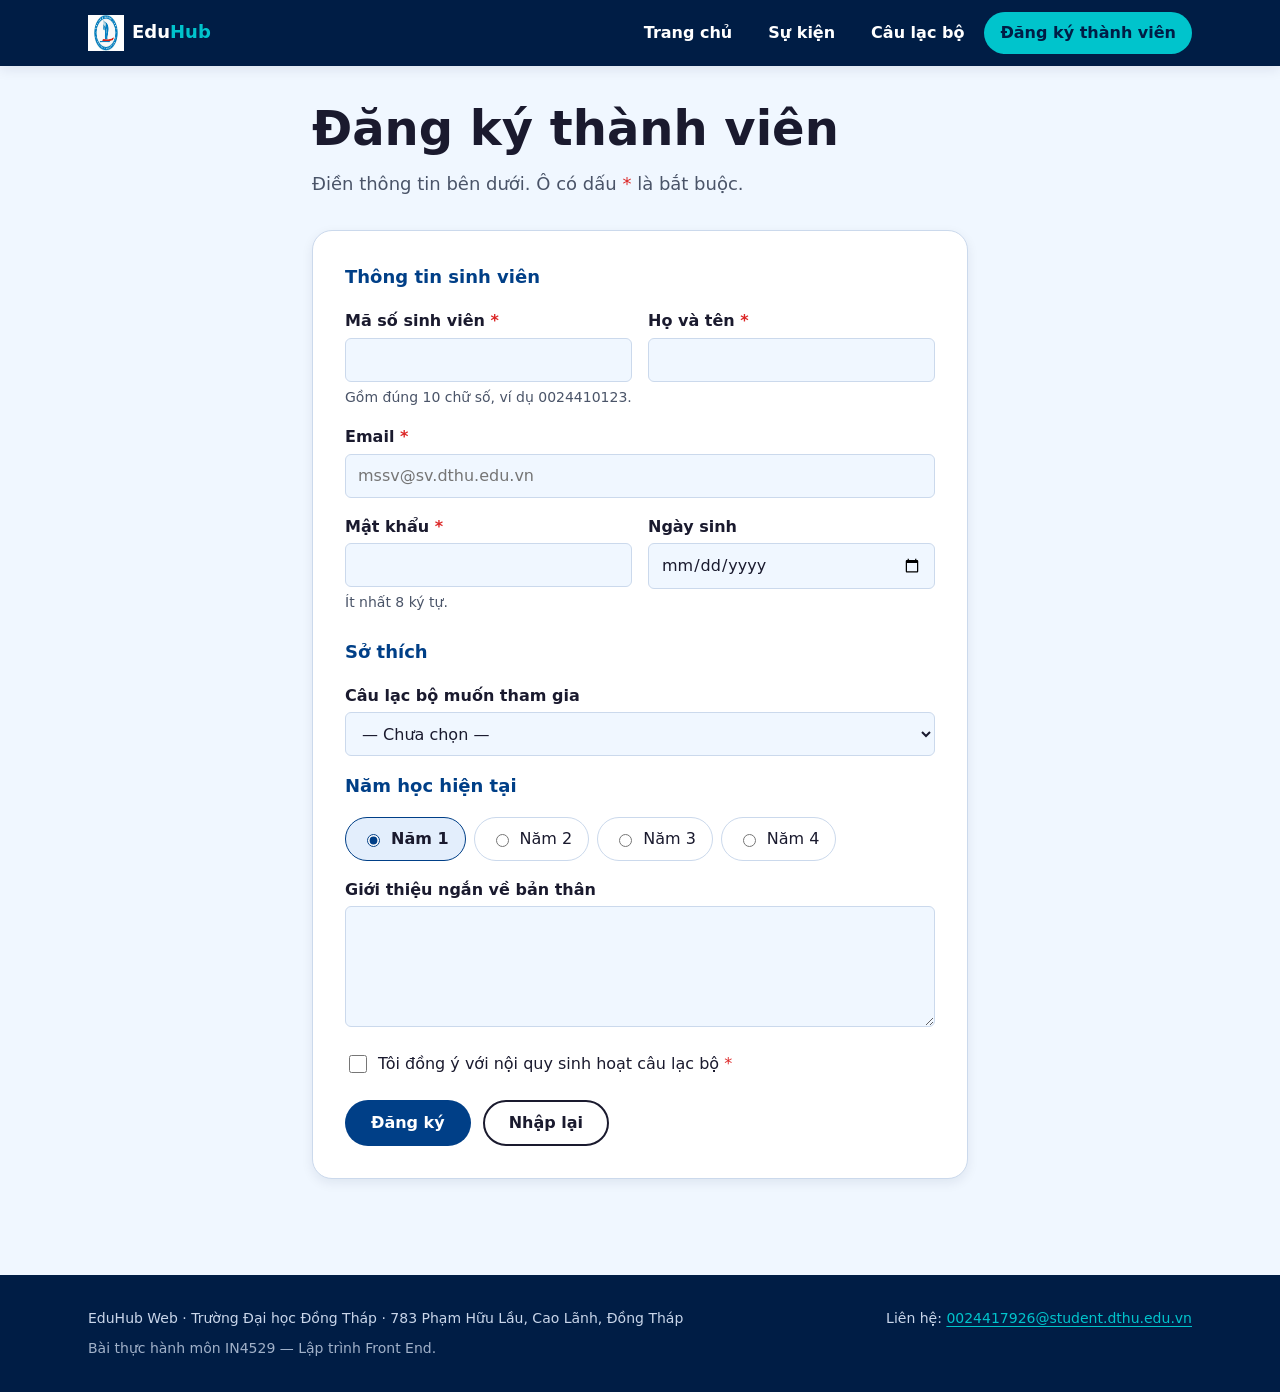
<file: register.html>
<!doctype html>
<html lang="vi">
  <head>
    <meta charset="UTF-8" />
    <meta name="viewport" content="width=device-width, initial-scale=1.0" />
    <title>Đăng ký thành viên · EduHub Web</title>
    <link rel="icon" href="images/logo_Dthu.jpg" />
    <link rel="stylesheet" href="css/main.css" />
  </head>

  <body>
    <a class="skip-link" href="#noi-dung">Bỏ qua, đến nội dung chính</a>

    <header class="site-header">
      <div class="container site-header__inner">
        <a class="brand" href="index.html">
          <img
            class="brand__logo"
            src="images/logo_Dthu.jpg"
            alt="EduHub Logo"
            width="60"
            height="60"
          />
          <span class="brand__name">Edu<span>Hub</span></span>
        </a>

        <nav class="site-nav" aria-label="Điều hướng chính">
          <ul class="site-nav__list">
            <li><a class="site-nav__link" href="index.html">Trang chủ</a></li>
            <li><a class="site-nav__link" href="events.html">Sự kiện</a></li>
            <li>
              <a class="site-nav__link" href="index.html#cau-lac-bo"
                >Câu lạc bộ</a
              >
            </li>
            <li>
              <a class="site-nav__link" href="register.html" aria-current="page"
                >Đăng ký thành viên</a
              >
            </li>
          </ul>
        </nav>
      </div>
    </header>

    <main id="noi-dung" class="container page page--narrow">
      <h1>Đăng ký thành viên</h1>
      <p class="page__intro">
        Điền thông tin bên dưới. Ô có dấu <abbr title="bắt buộc">*</abbr> là bắt
        buộc.
      </p>

      <form class="form" action="register.html" method="get">
        <fieldset>
          <legend>Thông tin sinh viên</legend>

          <div class="form__grid">
            <p class="field">
              <label for="student-id"
                >Mã số sinh viên <abbr title="bắt buộc">*</abbr></label
              >
              <input
                id="student-id"
                name="studentId"
                type="text"
                inputmode="numeric"
                required
                pattern="[0-9]{10}"
                maxlength="10"
                aria-describedby="student-id-hint"
                autocomplete="off"
              />
              <small id="student-id-hint"
                >Gồm đúng 10 chữ số, ví dụ 0024410123.</small
              >
            </p>

            <p class="field">
              <label for="full-name"
                >Họ và tên <abbr title="bắt buộc">*</abbr></label
              >
              <input
                id="full-name"
                name="name"
                type="text"
                required
                minlength="2"
                maxlength="100"
                autocomplete="name"
              />
            </p>

            <p class="field field--full">
              <label for="email">Email <abbr title="bắt buộc">*</abbr></label>
              <input
                id="email"
                name="email"
                type="email"
                required
                autocomplete="email"
                placeholder="mssv@sv.dthu.edu.vn"
              />
            </p>

            <p class="field">
              <label for="password"
                >Mật khẩu <abbr title="bắt buộc">*</abbr></label
              >
              <input
                id="password"
                name="password"
                type="password"
                required
                minlength="8"
                autocomplete="new-password"
                aria-describedby="password-hint"
              />
              <small id="password-hint">Ít nhất 8 ký tự.</small>
            </p>

            <p class="field">
              <label for="birth-date">Ngày sinh</label>
              <input
                id="birth-date"
                name="birthDate"
                type="date"
                min="1980-01-01"
                max="2010-12-31"
              />
            </p>
          </div>
        </fieldset>

        <fieldset>
          <legend>Sở thích</legend>

          <p class="field">
            <label for="club">Câu lạc bộ muốn tham gia</label>
            <select id="club" name="club">
              <option value="">— Chưa chọn —</option>
              <option value="Tin học">CLB Tin học</option>
              <option value="Tình nguyện">CLB Tình nguyện</option>
              <option value="Tiếng Anh">CLB Tiếng Anh</option>
              <option value="Âm nhạc">CLB Âm nhạc</option>
              <option value="Bóng đá">CLB Bóng đá</option>
              <option value="Kỹ năng mềm">CLB Kỹ năng mềm</option>
            </select>
          </p>

          <fieldset class="choice-group">
            <legend>Năm học hiện tại</legend>
            <div class="choice-group__options">
              <label class="choice"
                ><input
                  id="year-1"
                  name="year"
                  type="radio"
                  value="1"
                  checked
                />
                Năm 1</label
              >
              <label class="choice"
                ><input id="year-2" name="year" type="radio" value="2" /> Năm
                2</label
              >
              <label class="choice"
                ><input id="year-3" name="year" type="radio" value="3" /> Năm
                3</label
              >
              <label class="choice"
                ><input id="year-4" name="year" type="radio" value="4" /> Năm
                4</label
              >
            </div>
          </fieldset>

          <p class="field">
            <label for="intro">Giới thiệu ngắn về bản thân</label>
            <textarea
              id="intro"
              name="intro"
              rows="4"
              maxlength="500"
            ></textarea>
          </p>
        </fieldset>

        <p class="field--check">
          <input id="agree" name="agree" type="checkbox" required />
          <label for="agree"
            >Tôi đồng ý với nội quy sinh hoạt câu lạc bộ
            <abbr title="bắt buộc">*</abbr></label
          >
        </p>

        <p class="btn-row">
          <button class="btn btn--primary" type="submit">Đăng ký</button>
          <button class="btn btn--ghost" type="reset">Nhập lại</button>
        </p>
      </form>
    </main>

    <footer class="site-footer">
      <div class="container site-footer__inner">
        <p>
          EduHub Web · Trường Đại học Đồng Tháp · 783 Phạm Hữu Lầu, Cao Lãnh,
          Đồng Tháp
        </p>
        <p>
          Liên hệ:
          <a href="mailto:0024417926@student.dthu.edu.vn"
            >0024417926@student.dthu.edu.vn</a
          >
        </p>
        <p><small>Bài thực hành môn IN4529 — Lập trình Front End.</small></p>
      </div>
    </footer>
  </body>
</html>
</file>
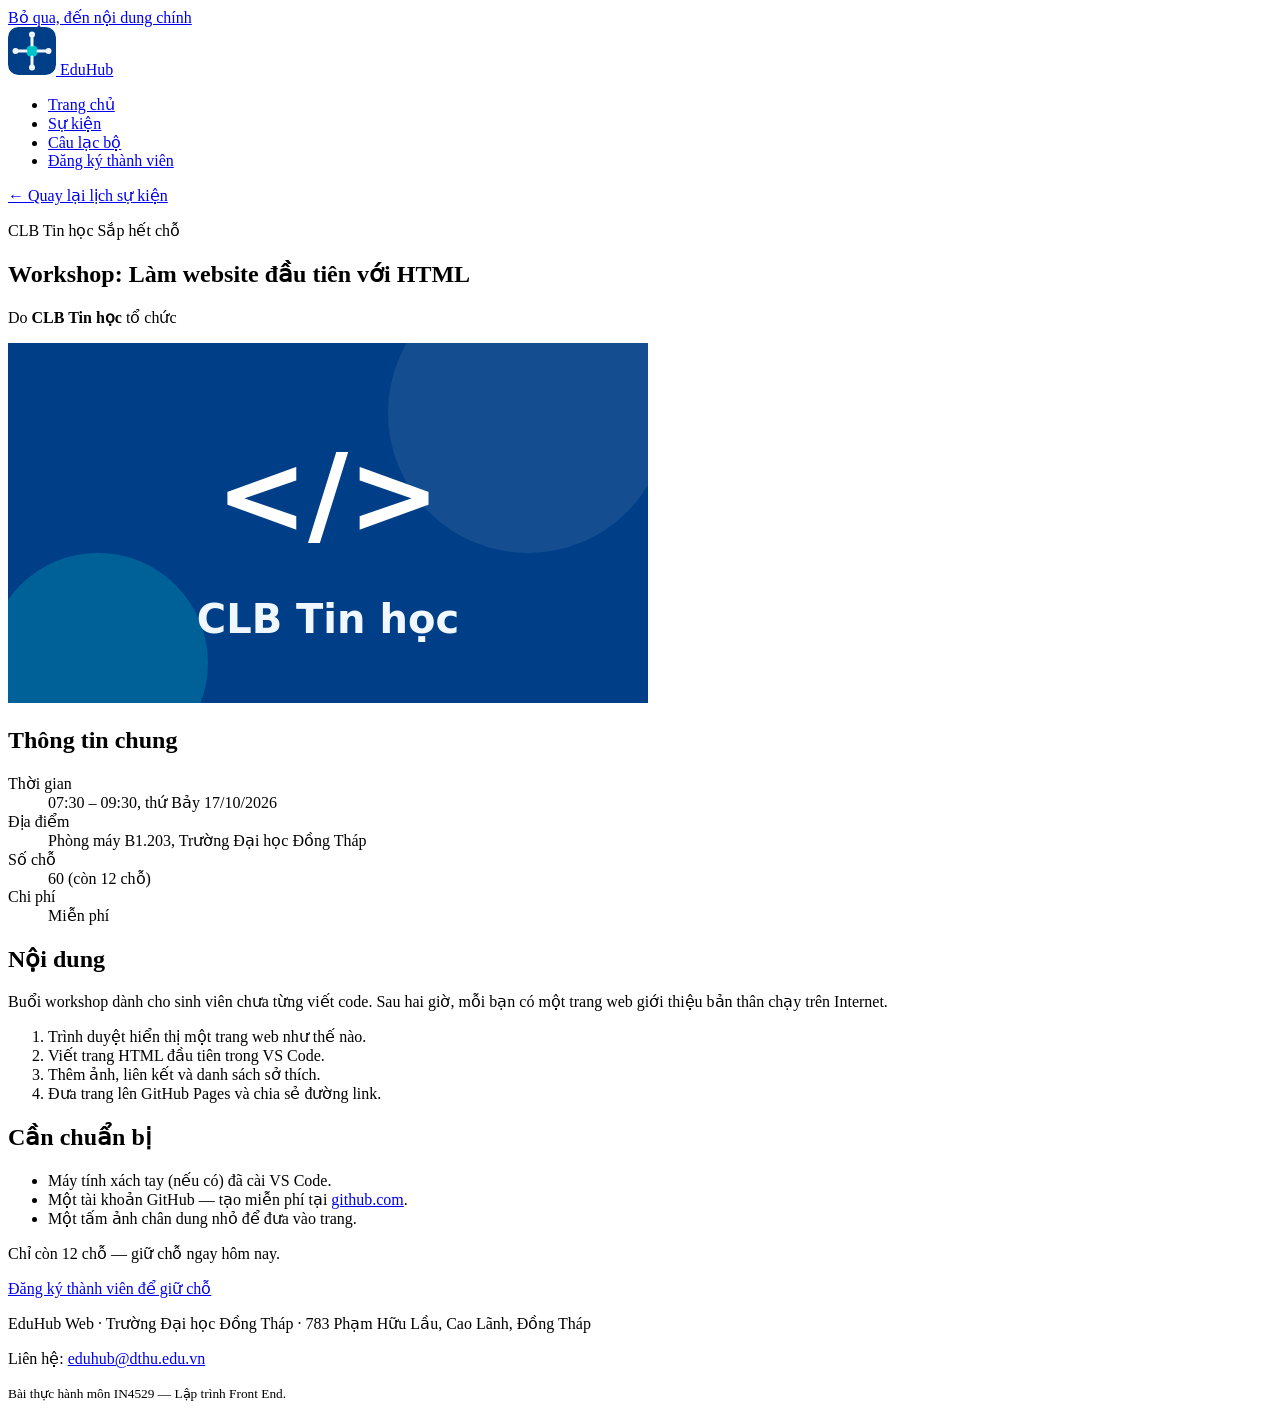
<file: starter/event-detail.html>
<!DOCTYPE html>
<html lang="vi">
  <head>
    <meta charset="utf-8">
    <meta name="viewport" content="width=device-width, initial-scale=1">
    <title>Workshop: Làm website đầu tiên với HTML · EduHub Web</title>
    <meta name="description" content="Workshop 2 giờ của CLB Tin học: viết trang web giới thiệu bản thân bằng HTML và đưa lên GitHub Pages. Thứ Bảy 17/10/2026, phòng máy B1.203.">
    <!-- Open Graph: thay "ten-tai-khoan" bằng tên tài khoản GitHub sau khi bật GitHub Pages -->
    <meta property="og:type" content="website">
    <meta property="og:site_name" content="EduHub Web">
    <meta property="og:title" content="Workshop: Làm website đầu tiên với HTML · EduHub Web">
    <meta property="og:description" content="Workshop 2 giờ của CLB Tin học: viết trang web giới thiệu bản thân bằng HTML và đưa lên GitHub Pages. Thứ Bảy 17/10/2026, phòng máy B1.203.">
    <meta property="og:url" content="https://ten-tai-khoan.github.io/eduhub-web/event-detail.html">
    <meta property="og:image" content="https://ten-tai-khoan.github.io/eduhub-web/assets/og-image.png">
    <meta property="og:locale" content="vi_VN">
    <meta name="theme-color" content="#001D45">
    <link rel="icon" href="assets/logo.svg" type="image/svg+xml">
    <!-- Ch02: một tệp CSS duy nhất, main.css tự @import các lớp còn lại -->
    <link rel="stylesheet" href="css/main.css">
  </head>
  <body>
    <a class="skip-link" href="#noi-dung">Bỏ qua, đến nội dung chính</a>

    <header class="site-header">
      <div class="container site-header__inner">
        <a class="brand" href="index.html">
          <img class="brand__logo" src="assets/logo.svg" alt="" width="48" height="48">
          <span class="brand__name">Edu<span>Hub</span></span>
        </a>
        <nav class="site-nav" aria-label="Điều hướng chính">
          <ul class="site-nav__list">
          <li><a class="site-nav__link" href="index.html">Trang chủ</a></li>
          <li><a class="site-nav__link" href="events.html">Sự kiện</a></li>
          <li><a class="site-nav__link" href="index.html#cau-lac-bo">Câu lạc bộ</a></li>
          <li><a class="site-nav__link" href="register.html">Đăng ký thành viên</a></li>
          </ul>
        </nav>
      </div>
    </header>

    <main id="noi-dung" class="container page">
      <article class="detail">
        <header class="detail__head">
          <a class="back-link" href="events.html">← Quay lại lịch sự kiện</a>
          <p class="card__meta"><span class="tag">CLB Tin học</span> <span class="badge badge--hot">Sắp hết chỗ</span></p>
          <h1>Workshop: Làm website đầu tiên với HTML</h1>
          <p class="detail__organizer">Do <strong>CLB Tin học</strong> tổ chức</p>
        </header>

        <img class="detail__media" src="assets/club-tin-hoc.svg" alt="Biểu tượng CLB Tin học: dấu thẻ HTML trên nền xanh" width="640" height="360">

        <section class="detail__info info-card" aria-labelledby="thong-tin">
          <h2 id="thong-tin">Thông tin chung</h2>
          <dl>
            <dt>Thời gian</dt>
            <dd><time datetime="2026-10-17T07:30+07:00">07:30 – 09:30, thứ Bảy 17/10/2026</time></dd>
            <dt>Địa điểm</dt>
            <dd>Phòng máy B1.203, Trường Đại học Đồng Tháp</dd>
            <dt>Số chỗ</dt>
            <dd>60 (còn 12 chỗ)</dd>
            <dt>Chi phí</dt>
            <dd>Miễn phí</dd>
          </dl>
        </section>

        <section class="detail__content prose" aria-labelledby="noi-dung-workshop">
          <h2 id="noi-dung-workshop">Nội dung</h2>
          <p>
            Buổi workshop dành cho sinh viên chưa từng viết code. Sau hai giờ, mỗi bạn có
            một trang web giới thiệu bản thân chạy trên Internet.
          </p>
          <ol>
            <li>Trình duyệt hiển thị một trang web như thế nào.</li>
            <li>Viết trang HTML đầu tiên trong VS Code.</li>
            <li>Thêm ảnh, liên kết và danh sách sở thích.</li>
            <li>Đưa trang lên GitHub Pages và chia sẻ đường link.</li>
          </ol>
        </section>

        <section class="detail__prep prose" aria-labelledby="chuan-bi">
          <h2 id="chuan-bi">Cần chuẩn bị</h2>
          <ul>
            <li>Máy tính xách tay (nếu có) đã cài VS Code.</li>
            <li>Một tài khoản GitHub — tạo miễn phí tại <a href="https://github.com/signup">github.com</a>.</li>
            <li>Một tấm ảnh chân dung nhỏ để đưa vào trang.</li>
          </ul>
        </section>

        <footer class="detail__foot cta">
          <p>Chỉ còn 12 chỗ — giữ chỗ ngay hôm nay.</p>
          <a class="btn btn--primary" href="register.html">Đăng ký thành viên để giữ chỗ</a>
        </footer>
      </article>
    </main>

    <footer class="site-footer">
      <div class="container site-footer__inner">
        <p>EduHub Web · Trường Đại học Đồng Tháp · 783 Phạm Hữu Lầu, Cao Lãnh, Đồng Tháp</p>
        <p>Liên hệ: <a href="mailto:eduhub@dthu.edu.vn">eduhub@dthu.edu.vn</a></p>
        <p><small>Bài thực hành môn IN4529 — Lập trình Front End.</small></p>
      </div>
    </footer>
  </body>
</html>
</file>
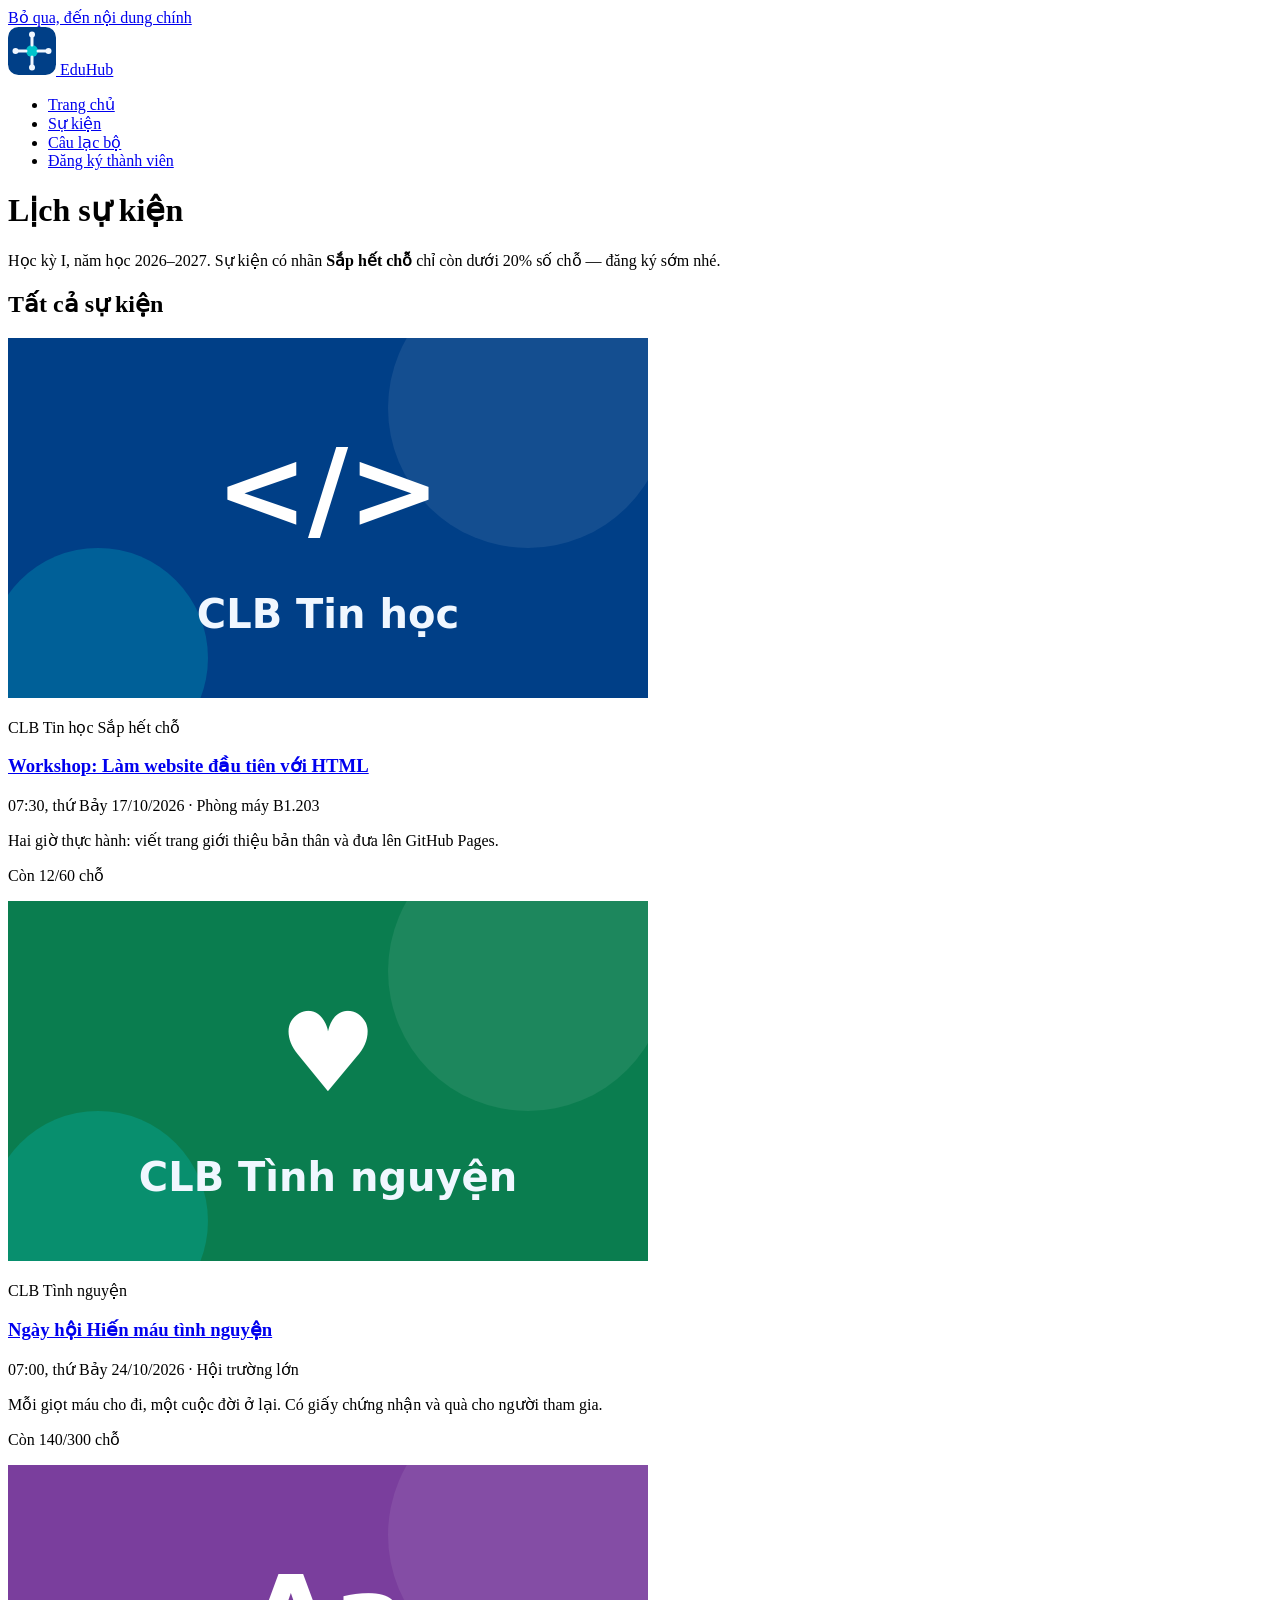
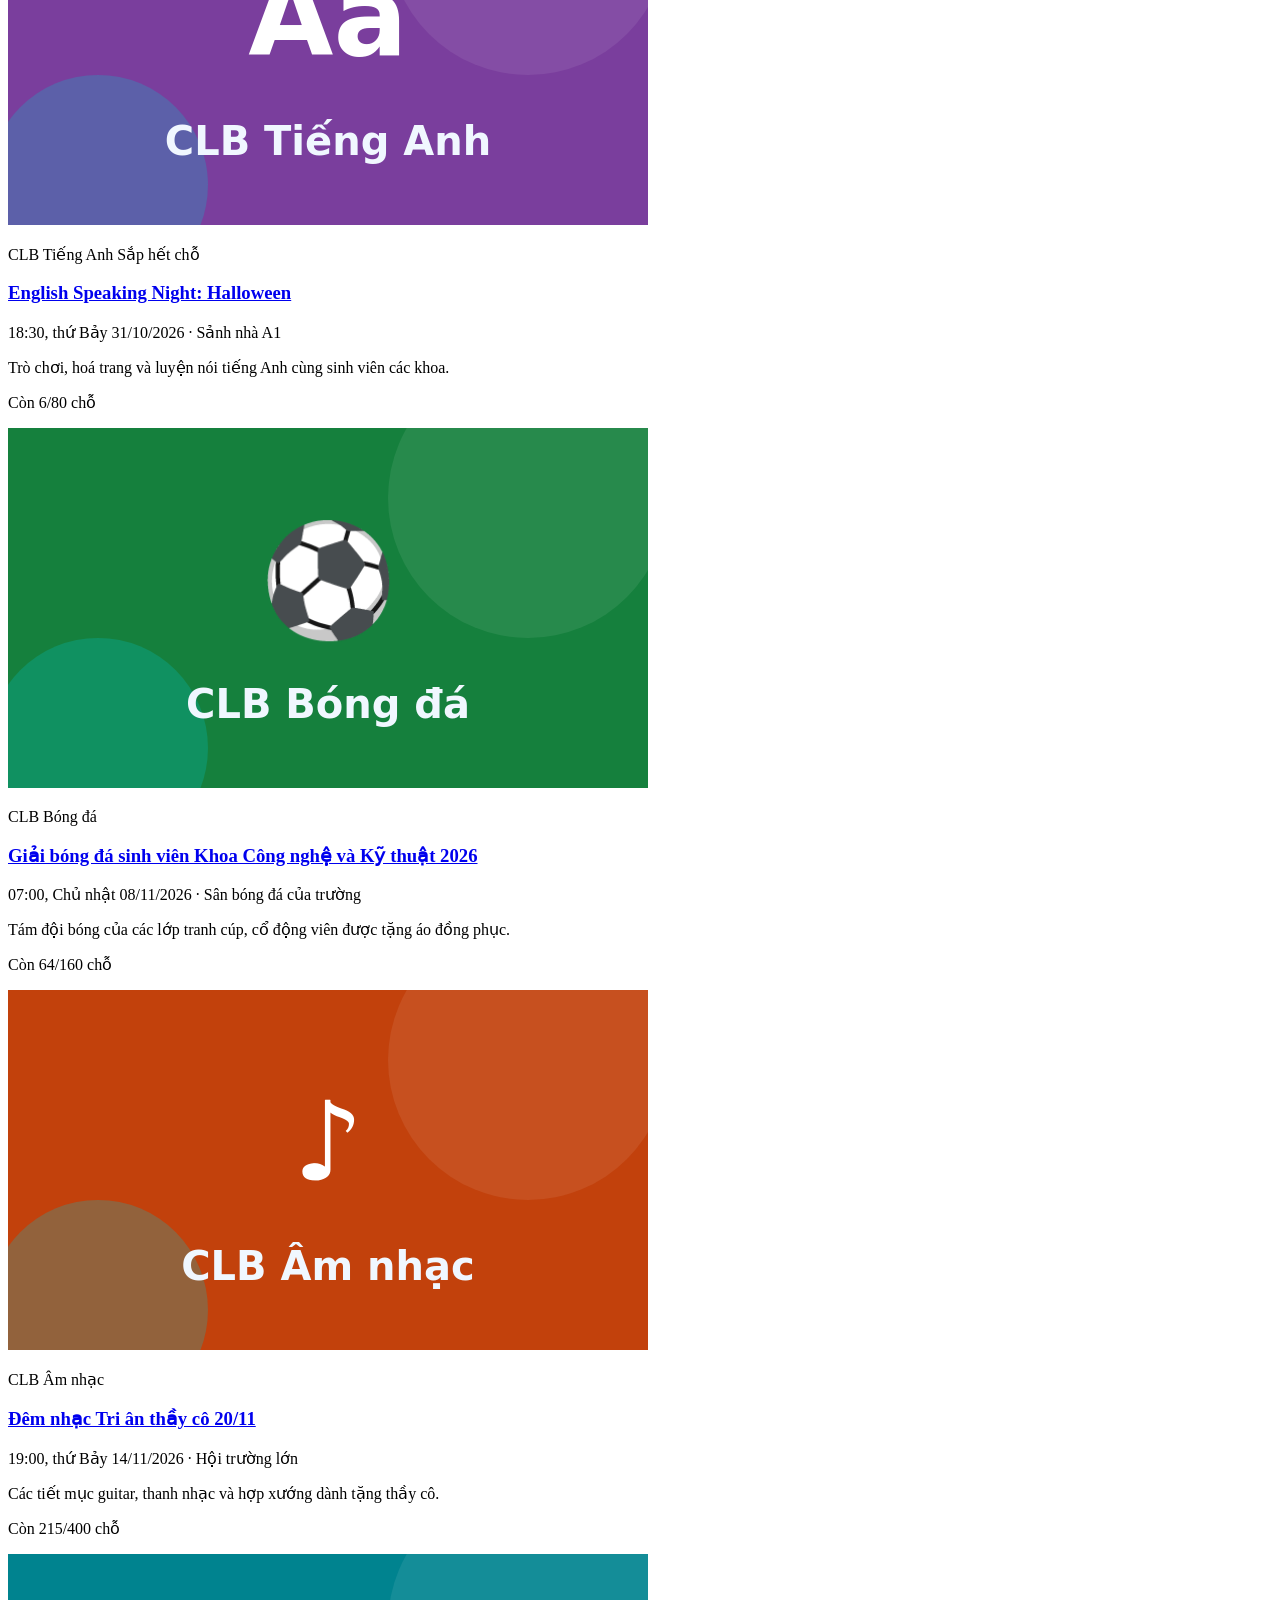
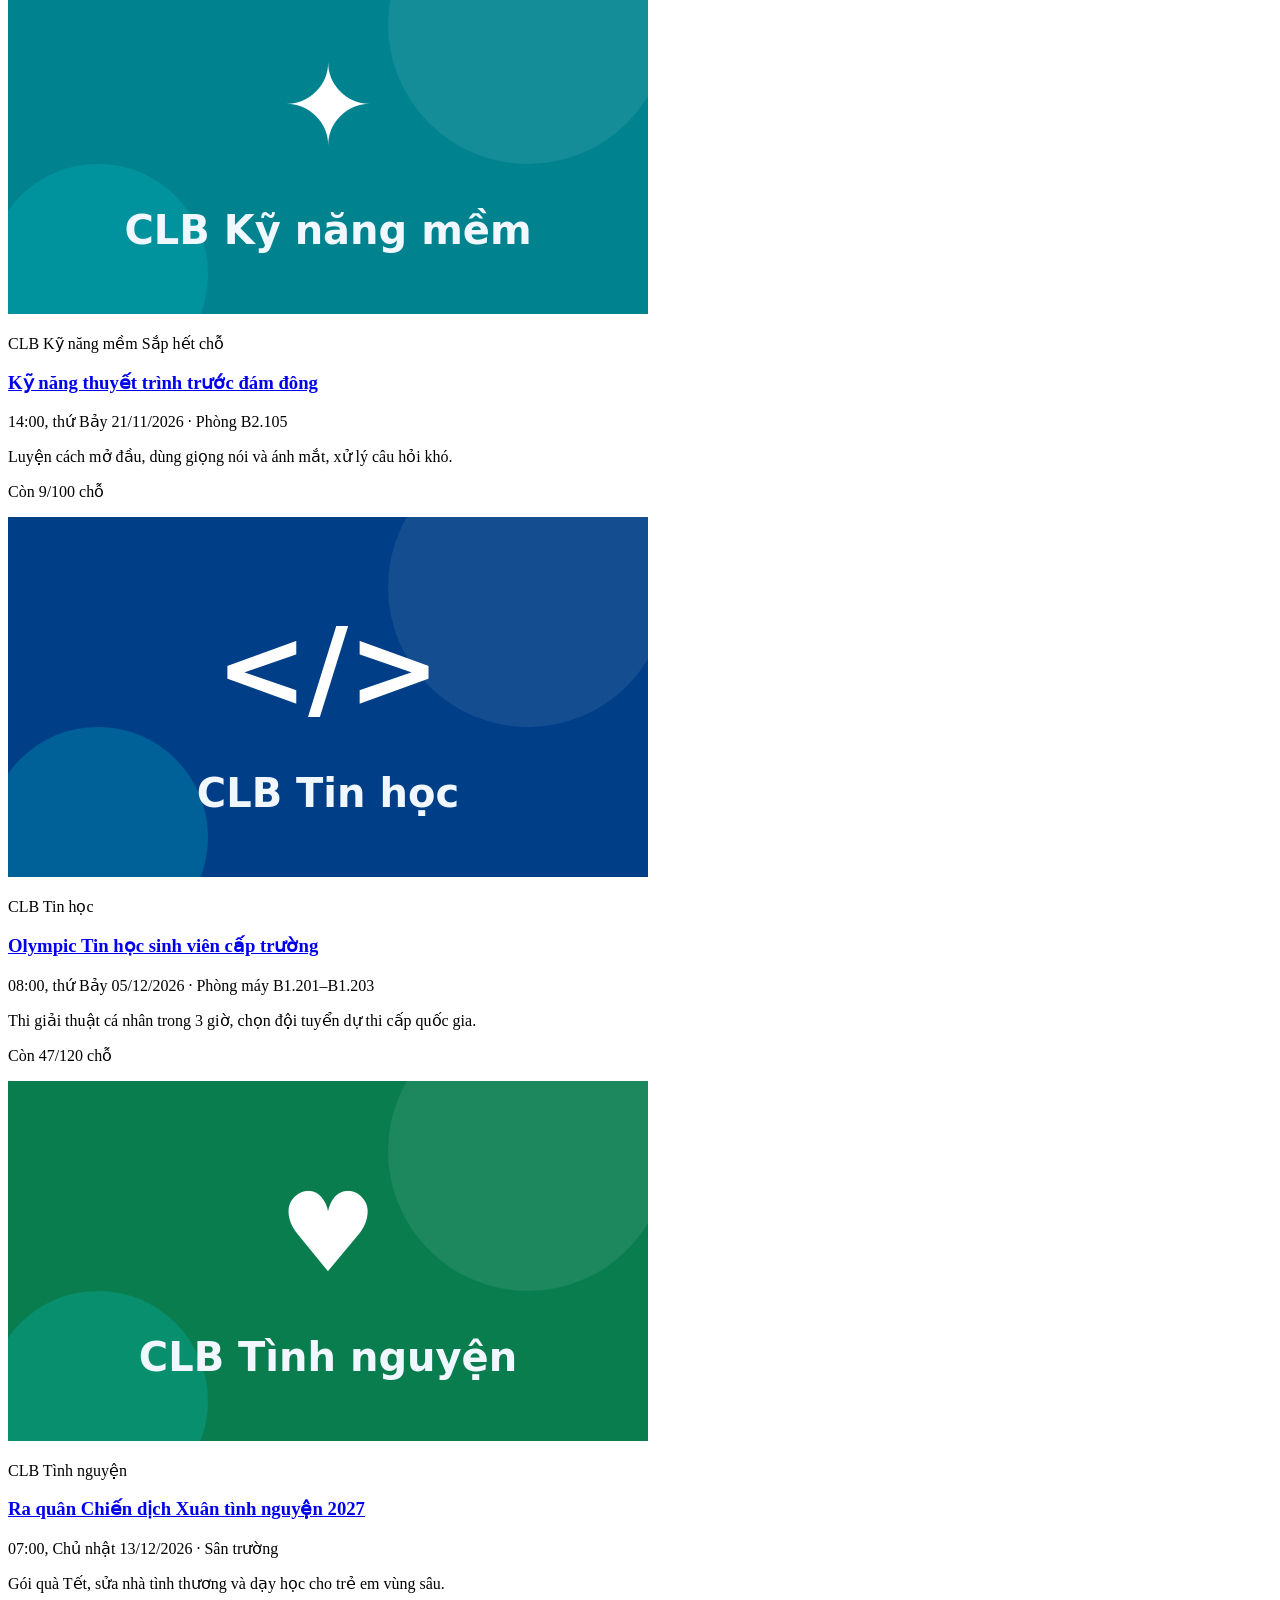
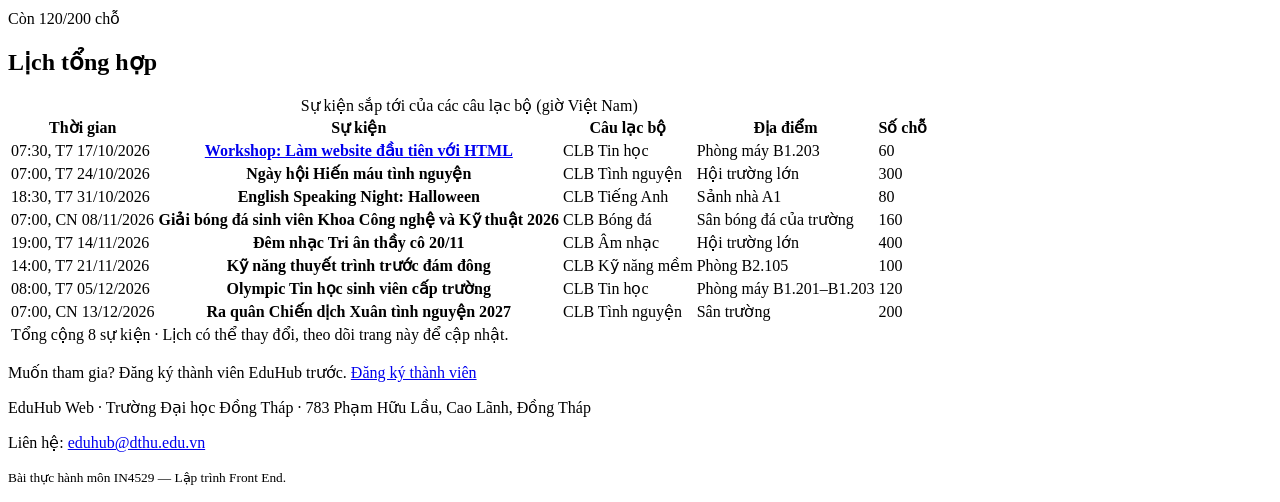
<file: starter/events.html>
<!DOCTYPE html>
<html lang="vi">
  <head>
    <meta charset="utf-8">
    <meta name="viewport" content="width=device-width, initial-scale=1">
    <title>Lịch sự kiện · EduHub Web</title>
    <meta name="description" content="Lịch các sự kiện sắp tới của câu lạc bộ sinh viên Trường Đại học Đồng Tháp, học kỳ I năm học 2026–2027.">
    <!-- Open Graph: thay "ten-tai-khoan" bằng tên tài khoản GitHub sau khi bật GitHub Pages -->
    <meta property="og:type" content="website">
    <meta property="og:site_name" content="EduHub Web">
    <meta property="og:title" content="Lịch sự kiện · EduHub Web">
    <meta property="og:description" content="Lịch các sự kiện sắp tới của câu lạc bộ sinh viên Trường Đại học Đồng Tháp, học kỳ I năm học 2026–2027.">
    <meta property="og:url" content="https://ten-tai-khoan.github.io/eduhub-web/events.html">
    <meta property="og:image" content="https://ten-tai-khoan.github.io/eduhub-web/assets/og-image.png">
    <meta property="og:locale" content="vi_VN">
    <meta name="theme-color" content="#001D45">
    <link rel="icon" href="assets/logo.svg" type="image/svg+xml">
    <!-- Ch02: một tệp CSS duy nhất, main.css tự @import các lớp còn lại -->
    <link rel="stylesheet" href="css/main.css">
  </head>
  <body>
    <a class="skip-link" href="#noi-dung">Bỏ qua, đến nội dung chính</a>

    <header class="site-header">
      <div class="container site-header__inner">
        <a class="brand" href="index.html">
          <img class="brand__logo" src="assets/logo.svg" alt="" width="48" height="48">
          <span class="brand__name">Edu<span>Hub</span></span>
        </a>
        <nav class="site-nav" aria-label="Điều hướng chính">
          <ul class="site-nav__list">
          <li><a class="site-nav__link" href="index.html">Trang chủ</a></li>
          <li><a class="site-nav__link" href="events.html" aria-current="page">Sự kiện</a></li>
          <li><a class="site-nav__link" href="index.html#cau-lac-bo">Câu lạc bộ</a></li>
          <li><a class="site-nav__link" href="register.html">Đăng ký thành viên</a></li>
          </ul>
        </nav>
      </div>
    </header>

    <main id="noi-dung" class="container page">
      <h1>Lịch sự kiện</h1>
      <p class="page__intro">Học kỳ I, năm học 2026–2027. Sự kiện có nhãn <strong>Sắp hết chỗ</strong> chỉ còn dưới 20% số chỗ — đăng ký sớm nhé.</p>

      <section aria-labelledby="danh-sach">
        <h2 id="danh-sach" class="section__head">Tất cả sự kiện</h2>
        <!-- Ch03 sẽ thay các card tĩnh này bằng dữ liệu từ GET /api/events -->
        <div class="card-grid">
        <article class="card event-card">
          <img class="card__media" src="assets/club-tin-hoc.svg" alt="Biểu tượng CLB Tin học" width="640" height="360" loading="lazy">
          <div class="card__body">
            <p class="card__meta"><span class="tag">CLB Tin học</span> <span class="badge badge--hot">Sắp hết chỗ</span></p>
            <h3 class="card__title"><a href="event-detail.html">Workshop: Làm website đầu tiên với HTML</a></h3>
            <p class="event-card__info"><time datetime="2026-10-17T07:30+07:00">07:30, thứ Bảy 17/10/2026</time> · Phòng máy B1.203</p>
            <p class="card__text">Hai giờ thực hành: viết trang giới thiệu bản thân và đưa lên GitHub Pages.</p>
            <p class="event-card__seats">Còn 12/60 chỗ</p>
          </div>
        </article>

        <article class="card event-card">
          <img class="card__media" src="assets/club-tinh-nguyen.svg" alt="Biểu tượng CLB Tình nguyện" width="640" height="360" loading="lazy">
          <div class="card__body">
            <p class="card__meta"><span class="tag">CLB Tình nguyện</span></p>
            <h3 class="card__title"><a href="events.html">Ngày hội Hiến máu tình nguyện</a></h3>
            <p class="event-card__info"><time datetime="2026-10-24T07:00+07:00">07:00, thứ Bảy 24/10/2026</time> · Hội trường lớn</p>
            <p class="card__text">Mỗi giọt máu cho đi, một cuộc đời ở lại. Có giấy chứng nhận và quà cho người tham gia.</p>
            <p class="event-card__seats">Còn 140/300 chỗ</p>
          </div>
        </article>

        <article class="card event-card">
          <img class="card__media" src="assets/club-tieng-anh.svg" alt="Biểu tượng CLB Tiếng Anh" width="640" height="360" loading="lazy">
          <div class="card__body">
            <p class="card__meta"><span class="tag">CLB Tiếng Anh</span> <span class="badge badge--hot">Sắp hết chỗ</span></p>
            <h3 class="card__title"><a href="events.html">English Speaking Night: Halloween</a></h3>
            <p class="event-card__info"><time datetime="2026-10-31T18:30+07:00">18:30, thứ Bảy 31/10/2026</time> · Sảnh nhà A1</p>
            <p class="card__text">Trò chơi, hoá trang và luyện nói tiếng Anh cùng sinh viên các khoa.</p>
            <p class="event-card__seats">Còn 6/80 chỗ</p>
          </div>
        </article>

        <article class="card event-card">
          <img class="card__media" src="assets/club-bong-da.svg" alt="Biểu tượng CLB Bóng đá" width="640" height="360" loading="lazy">
          <div class="card__body">
            <p class="card__meta"><span class="tag">CLB Bóng đá</span></p>
            <h3 class="card__title"><a href="events.html">Giải bóng đá sinh viên Khoa Công nghệ và Kỹ thuật 2026</a></h3>
            <p class="event-card__info"><time datetime="2026-11-08T07:00+07:00">07:00, Chủ nhật 08/11/2026</time> · Sân bóng đá của trường</p>
            <p class="card__text">Tám đội bóng của các lớp tranh cúp, cổ động viên được tặng áo đồng phục.</p>
            <p class="event-card__seats">Còn 64/160 chỗ</p>
          </div>
        </article>

        <article class="card event-card">
          <img class="card__media" src="assets/club-am-nhac.svg" alt="Biểu tượng CLB Âm nhạc" width="640" height="360" loading="lazy">
          <div class="card__body">
            <p class="card__meta"><span class="tag">CLB Âm nhạc</span></p>
            <h3 class="card__title"><a href="events.html">Đêm nhạc Tri ân thầy cô 20/11</a></h3>
            <p class="event-card__info"><time datetime="2026-11-14T19:00+07:00">19:00, thứ Bảy 14/11/2026</time> · Hội trường lớn</p>
            <p class="card__text">Các tiết mục guitar, thanh nhạc và hợp xướng dành tặng thầy cô.</p>
            <p class="event-card__seats">Còn 215/400 chỗ</p>
          </div>
        </article>

        <article class="card event-card">
          <img class="card__media" src="assets/club-ky-nang-mem.svg" alt="Biểu tượng CLB Kỹ năng mềm" width="640" height="360" loading="lazy">
          <div class="card__body">
            <p class="card__meta"><span class="tag">CLB Kỹ năng mềm</span> <span class="badge badge--hot">Sắp hết chỗ</span></p>
            <h3 class="card__title"><a href="events.html">Kỹ năng thuyết trình trước đám đông</a></h3>
            <p class="event-card__info"><time datetime="2026-11-21T14:00+07:00">14:00, thứ Bảy 21/11/2026</time> · Phòng B2.105</p>
            <p class="card__text">Luyện cách mở đầu, dùng giọng nói và ánh mắt, xử lý câu hỏi khó.</p>
            <p class="event-card__seats">Còn 9/100 chỗ</p>
          </div>
        </article>

        <article class="card event-card">
          <img class="card__media" src="assets/club-tin-hoc.svg" alt="Biểu tượng CLB Tin học" width="640" height="360" loading="lazy">
          <div class="card__body">
            <p class="card__meta"><span class="tag">CLB Tin học</span></p>
            <h3 class="card__title"><a href="events.html">Olympic Tin học sinh viên cấp trường</a></h3>
            <p class="event-card__info"><time datetime="2026-12-05T08:00+07:00">08:00, thứ Bảy 05/12/2026</time> · Phòng máy B1.201–B1.203</p>
            <p class="card__text">Thi giải thuật cá nhân trong 3 giờ, chọn đội tuyển dự thi cấp quốc gia.</p>
            <p class="event-card__seats">Còn 47/120 chỗ</p>
          </div>
        </article>

        <article class="card event-card">
          <img class="card__media" src="assets/club-tinh-nguyen.svg" alt="Biểu tượng CLB Tình nguyện" width="640" height="360" loading="lazy">
          <div class="card__body">
            <p class="card__meta"><span class="tag">CLB Tình nguyện</span></p>
            <h3 class="card__title"><a href="events.html">Ra quân Chiến dịch Xuân tình nguyện 2027</a></h3>
            <p class="event-card__info"><time datetime="2026-12-13T07:00+07:00">07:00, Chủ nhật 13/12/2026</time> · Sân trường</p>
            <p class="card__text">Gói quà Tết, sửa nhà tình thương và dạy học cho trẻ em vùng sâu.</p>
            <p class="event-card__seats">Còn 120/200 chỗ</p>
          </div>
        </article>
        </div>
      </section>

      <section class="section" aria-labelledby="lich-tong-hop">
        <h2 id="lich-tong-hop" class="section__head">Lịch tổng hợp</h2>
        <!-- Bảng rộng hơn màn hình điện thoại: chỉ khung này cuộn ngang, cả trang thì không -->
        <div class="table-wrap" tabindex="0">
          <table class="table">
            <caption>Sự kiện sắp tới của các câu lạc bộ (giờ Việt Nam)</caption>
            <thead>
              <tr>
                <th scope="col">Thời gian</th>
                <th scope="col">Sự kiện</th>
                <th scope="col">Câu lạc bộ</th>
                <th scope="col">Địa điểm</th>
                <th scope="col">Số chỗ</th>
              </tr>
            </thead>
            <tbody>
              <tr>
                <td><time datetime="2026-10-17T07:30+07:00">07:30, T7 17/10/2026</time></td>
                <th scope="row"><a href="event-detail.html">Workshop: Làm website đầu tiên với HTML</a></th>
                <td>CLB Tin học</td>
                <td>Phòng máy B1.203</td>
                <td>60</td>
              </tr>
              <tr>
                <td><time datetime="2026-10-24T07:00+07:00">07:00, T7 24/10/2026</time></td>
                <th scope="row">Ngày hội Hiến máu tình nguyện</th>
                <td>CLB Tình nguyện</td>
                <td>Hội trường lớn</td>
                <td>300</td>
              </tr>
              <tr>
                <td><time datetime="2026-10-31T18:30+07:00">18:30, T7 31/10/2026</time></td>
                <th scope="row">English Speaking Night: Halloween</th>
                <td>CLB Tiếng Anh</td>
                <td>Sảnh nhà A1</td>
                <td>80</td>
              </tr>
              <tr>
                <td><time datetime="2026-11-08T07:00+07:00">07:00, CN 08/11/2026</time></td>
                <th scope="row">Giải bóng đá sinh viên Khoa Công nghệ và Kỹ thuật 2026</th>
                <td>CLB Bóng đá</td>
                <td>Sân bóng đá của trường</td>
                <td>160</td>
              </tr>
              <tr>
                <td><time datetime="2026-11-14T19:00+07:00">19:00, T7 14/11/2026</time></td>
                <th scope="row">Đêm nhạc Tri ân thầy cô 20/11</th>
                <td>CLB Âm nhạc</td>
                <td>Hội trường lớn</td>
                <td>400</td>
              </tr>
              <tr>
                <td><time datetime="2026-11-21T14:00+07:00">14:00, T7 21/11/2026</time></td>
                <th scope="row">Kỹ năng thuyết trình trước đám đông</th>
                <td>CLB Kỹ năng mềm</td>
                <td>Phòng B2.105</td>
                <td>100</td>
              </tr>
              <tr>
                <td><time datetime="2026-12-05T08:00+07:00">08:00, T7 05/12/2026</time></td>
                <th scope="row">Olympic Tin học sinh viên cấp trường</th>
                <td>CLB Tin học</td>
                <td>Phòng máy B1.201–B1.203</td>
                <td>120</td>
              </tr>
              <tr>
                <td><time datetime="2026-12-13T07:00+07:00">07:00, CN 13/12/2026</time></td>
                <th scope="row">Ra quân Chiến dịch Xuân tình nguyện 2027</th>
                <td>CLB Tình nguyện</td>
                <td>Sân trường</td>
                <td>200</td>
              </tr>
            </tbody>
            <tfoot>
              <tr>
                <td colspan="5">Tổng cộng 8 sự kiện · Lịch có thể thay đổi, theo dõi trang này để cập nhật.</td>
              </tr>
            </tfoot>
          </table>
        </div>
      </section>

      <p class="cta section">
        <span>Muốn tham gia? Đăng ký thành viên EduHub trước.</span>
        <a class="btn btn--primary" href="register.html">Đăng ký thành viên</a>
      </p>
    </main>

    <footer class="site-footer">
      <div class="container site-footer__inner">
        <p>EduHub Web · Trường Đại học Đồng Tháp · 783 Phạm Hữu Lầu, Cao Lãnh, Đồng Tháp</p>
        <p>Liên hệ: <a href="mailto:eduhub@dthu.edu.vn">eduhub@dthu.edu.vn</a></p>
        <p><small>Bài thực hành môn IN4529 — Lập trình Front End.</small></p>
      </div>
    </footer>
  </body>
</html>
</file>
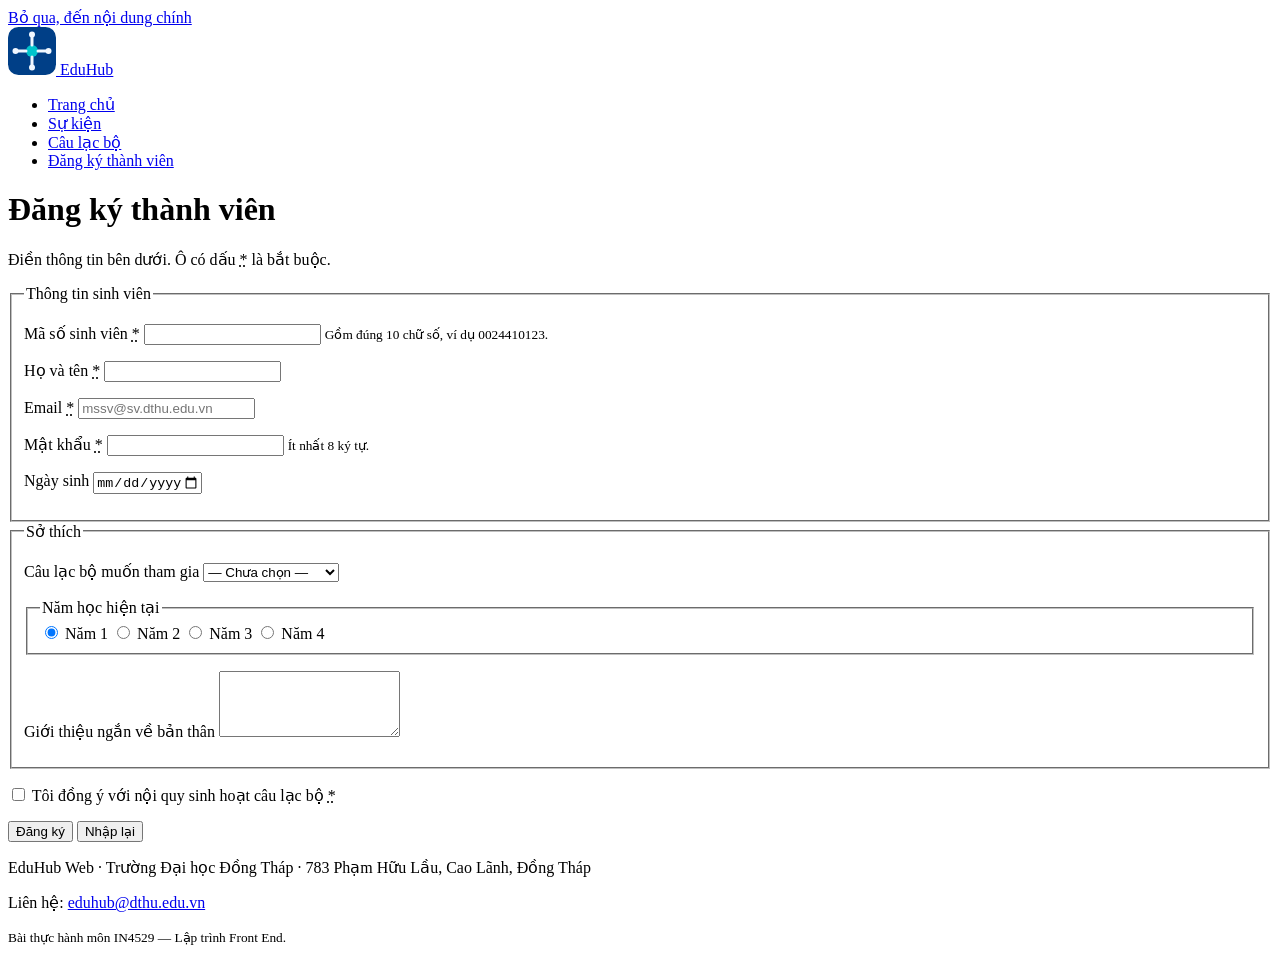
<file: starter/register.html>
<!DOCTYPE html>
<html lang="vi">
  <head>
    <meta charset="utf-8">
    <meta name="viewport" content="width=device-width, initial-scale=1">
    <title>Đăng ký thành viên · EduHub Web</title>
    <meta name="description" content="Đăng ký tài khoản thành viên EduHub Web dành cho sinh viên Trường Đại học Đồng Tháp.">
    <!-- Open Graph: thay "ten-tai-khoan" bằng tên tài khoản GitHub sau khi bật GitHub Pages -->
    <meta property="og:type" content="website">
    <meta property="og:site_name" content="EduHub Web">
    <meta property="og:title" content="Đăng ký thành viên · EduHub Web">
    <meta property="og:description" content="Đăng ký tài khoản thành viên EduHub Web dành cho sinh viên Trường Đại học Đồng Tháp.">
    <meta property="og:url" content="https://ten-tai-khoan.github.io/eduhub-web/register.html">
    <meta property="og:image" content="https://ten-tai-khoan.github.io/eduhub-web/assets/og-image.png">
    <meta property="og:locale" content="vi_VN">
    <meta name="theme-color" content="#001D45">
    <link rel="icon" href="assets/logo.svg" type="image/svg+xml">
    <!-- Ch02: một tệp CSS duy nhất, main.css tự @import các lớp còn lại -->
    <link rel="stylesheet" href="css/main.css">
  </head>
  <body>
    <a class="skip-link" href="#noi-dung">Bỏ qua, đến nội dung chính</a>

    <header class="site-header">
      <div class="container site-header__inner">
        <a class="brand" href="index.html">
          <img class="brand__logo" src="assets/logo.svg" alt="" width="48" height="48">
          <span class="brand__name">Edu<span>Hub</span></span>
        </a>
        <nav class="site-nav" aria-label="Điều hướng chính">
          <ul class="site-nav__list">
          <li><a class="site-nav__link" href="index.html">Trang chủ</a></li>
          <li><a class="site-nav__link" href="events.html">Sự kiện</a></li>
          <li><a class="site-nav__link" href="index.html#cau-lac-bo">Câu lạc bộ</a></li>
          <li><a class="site-nav__link" href="register.html" aria-current="page">Đăng ký thành viên</a></li>
          </ul>
        </nav>
      </div>
    </header>

    <main id="noi-dung" class="container page page--narrow">
      <h1>Đăng ký thành viên</h1>
      <p class="page__intro">Điền thông tin bên dưới. Ô có dấu <abbr title="bắt buộc">*</abbr> là bắt buộc.</p>

      <!-- Chưa có server: form gửi bằng GET để thấy dữ liệu trên thanh địa chỉ. Ch03 sẽ gửi tới API. -->
      <form class="form" action="register.html" method="get">
        <fieldset>
          <legend>Thông tin sinh viên</legend>

          <div class="form__grid">
            <p class="field">
              <label for="student-id">Mã số sinh viên <abbr title="bắt buộc">*</abbr></label>
              <input id="student-id" name="studentId" type="text" inputmode="numeric"
                     required pattern="[0-9]{10}" maxlength="10"
                     aria-describedby="student-id-hint" autocomplete="off">
              <small id="student-id-hint">Gồm đúng 10 chữ số, ví dụ 0024410123.</small>
            </p>

            <p class="field">
              <label for="full-name">Họ và tên <abbr title="bắt buộc">*</abbr></label>
              <input id="full-name" name="name" type="text" required minlength="2" maxlength="100" autocomplete="name">
            </p>

            <p class="field field--full">
              <label for="email">Email <abbr title="bắt buộc">*</abbr></label>
              <input id="email" name="email" type="email" required autocomplete="email"
                     placeholder="mssv@sv.dthu.edu.vn">
            </p>

            <p class="field">
              <label for="password">Mật khẩu <abbr title="bắt buộc">*</abbr></label>
              <input id="password" name="password" type="password" required minlength="8"
                     autocomplete="new-password" aria-describedby="password-hint">
              <small id="password-hint">Ít nhất 8 ký tự.</small>
            </p>

            <p class="field">
              <label for="birth-date">Ngày sinh</label>
              <input id="birth-date" name="birthDate" type="date" min="1980-01-01" max="2010-12-31">
            </p>
          </div>
        </fieldset>

        <fieldset>
          <legend>Sở thích</legend>

          <p class="field">
            <label for="club">Câu lạc bộ muốn tham gia</label>
            <select id="club" name="club">
              <option value="">— Chưa chọn —</option>
              <option value="Tin học">CLB Tin học</option>
              <option value="Tình nguyện">CLB Tình nguyện</option>
              <option value="Tiếng Anh">CLB Tiếng Anh</option>
              <option value="Âm nhạc">CLB Âm nhạc</option>
              <option value="Bóng đá">CLB Bóng đá</option>
              <option value="Kỹ năng mềm">CLB Kỹ năng mềm</option>
            </select>
          </p>

          <fieldset class="choice-group">
            <legend>Năm học hiện tại</legend>
            <div class="choice-group__options">
              <label class="choice"><input id="year-1" name="year" type="radio" value="1" checked> Năm 1</label>
              <label class="choice"><input id="year-2" name="year" type="radio" value="2"> Năm 2</label>
              <label class="choice"><input id="year-3" name="year" type="radio" value="3"> Năm 3</label>
              <label class="choice"><input id="year-4" name="year" type="radio" value="4"> Năm 4</label>
            </div>
          </fieldset>

          <p class="field">
            <label for="intro">Giới thiệu ngắn về bản thân</label>
            <textarea id="intro" name="intro" rows="4" maxlength="500"></textarea>
          </p>
        </fieldset>

        <p class="field--check">
          <input id="agree" name="agree" type="checkbox" required>
          <label for="agree">Tôi đồng ý với nội quy sinh hoạt câu lạc bộ <abbr title="bắt buộc">*</abbr></label>
        </p>

        <p class="btn-row">
          <button class="btn btn--primary" type="submit">Đăng ký</button>
          <button class="btn btn--ghost" type="reset">Nhập lại</button>
        </p>
      </form>
    </main>

    <footer class="site-footer">
      <div class="container site-footer__inner">
        <p>EduHub Web · Trường Đại học Đồng Tháp · 783 Phạm Hữu Lầu, Cao Lãnh, Đồng Tháp</p>
        <p>Liên hệ: <a href="mailto:eduhub@dthu.edu.vn">eduhub@dthu.edu.vn</a></p>
        <p><small>Bài thực hành môn IN4529 — Lập trình Front End.</small></p>
      </div>
    </footer>
  </body>
</html>
</file>
<file: css/main.css>
@layer tokens, base, layout, components;

@import url("tokens.css") layer(tokens);
@import url("base.css") layer(base);
@import url("layout.css") layer(layout);
@import url("components.css") layer(components);
</file>
<file: starter/css/main.css>
/* ==========================================================================
   main.css — tệp duy nhất mà HTML liên kết tới (đã có sẵn <link> trong 4 trang)
   ========================================================================== */

/* TODO(ch2-T2): Khai báo thứ tự lớp cascade, lớp viết SAU sẽ thắng lớp viết TRƯỚC:
     @layer tokens, base, layout, components;
   Sau đó @import 4 tệp vào đúng lớp của nó, ví dụ:
     @import url("tokens.css") layer(tokens);
   Lưu ý: @import phải đứng đầu tệp, chỉ dòng @layer được đứng trước. */
</file>
